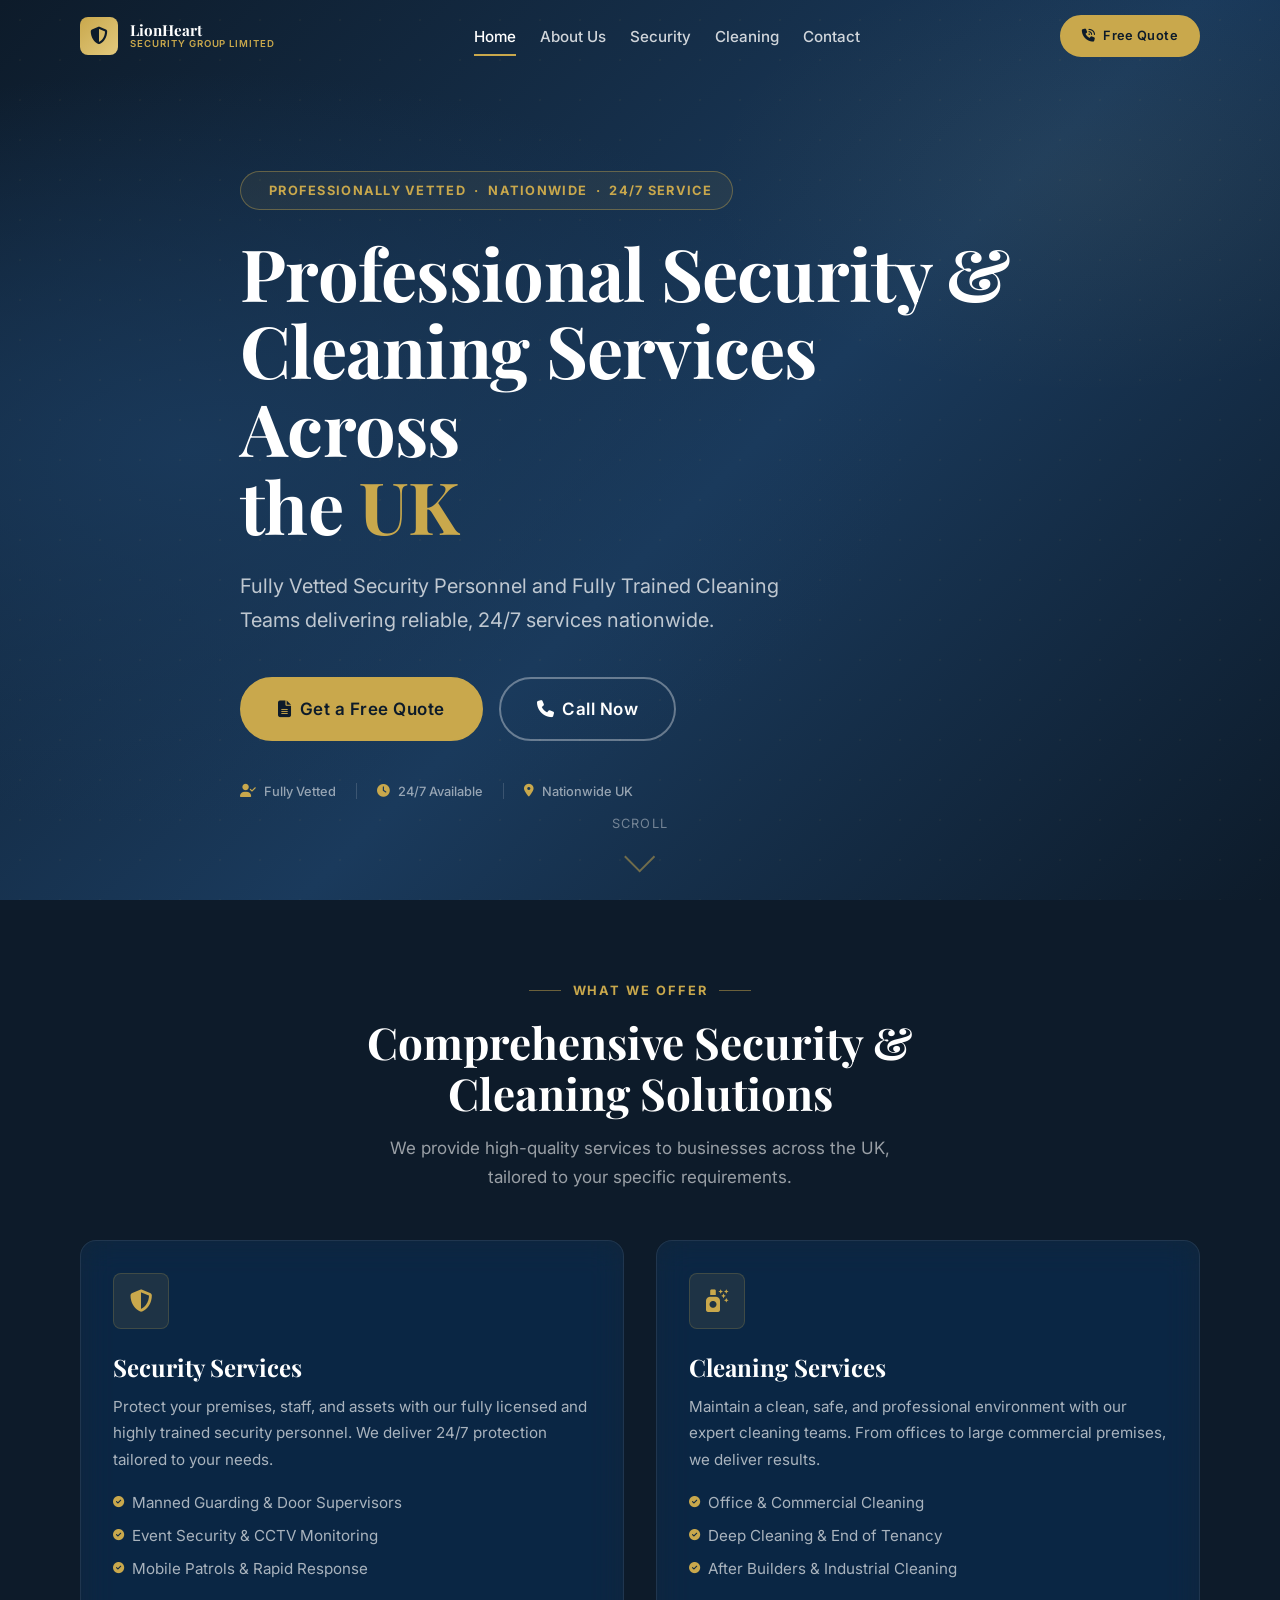
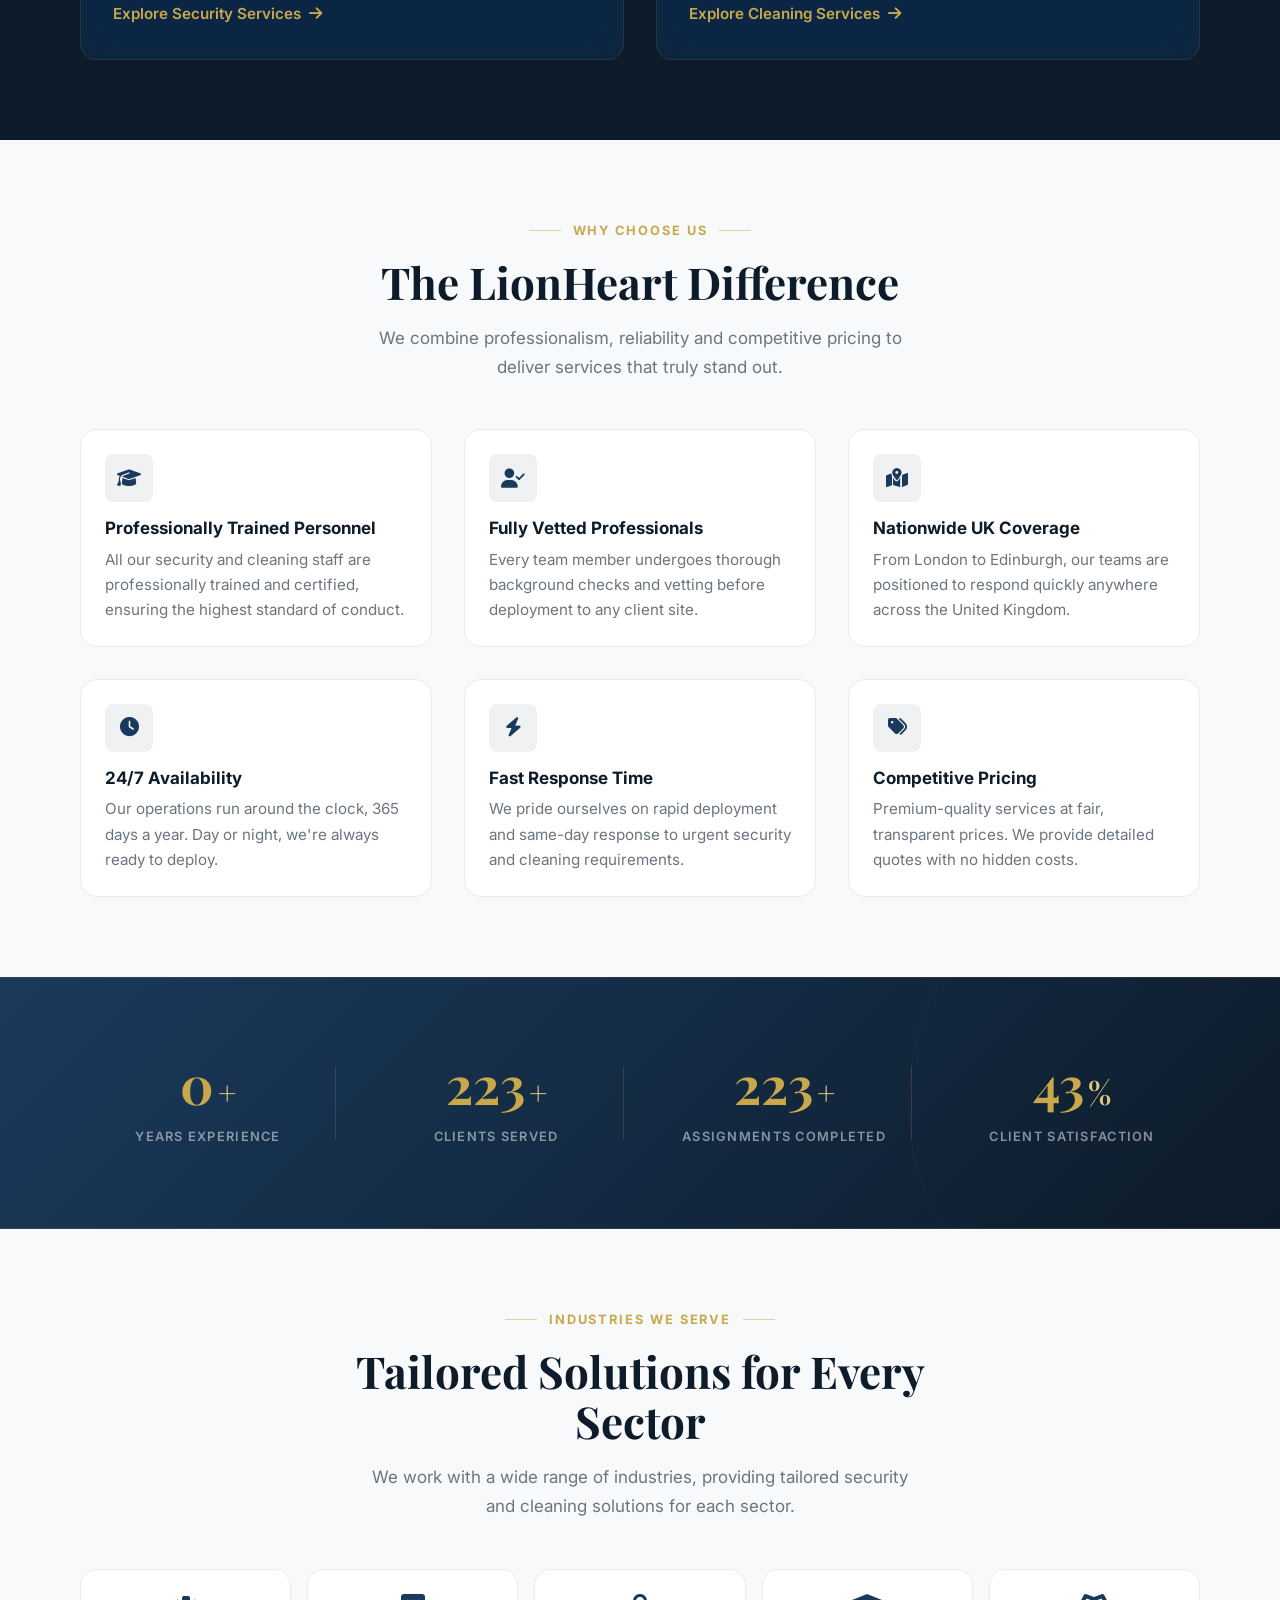
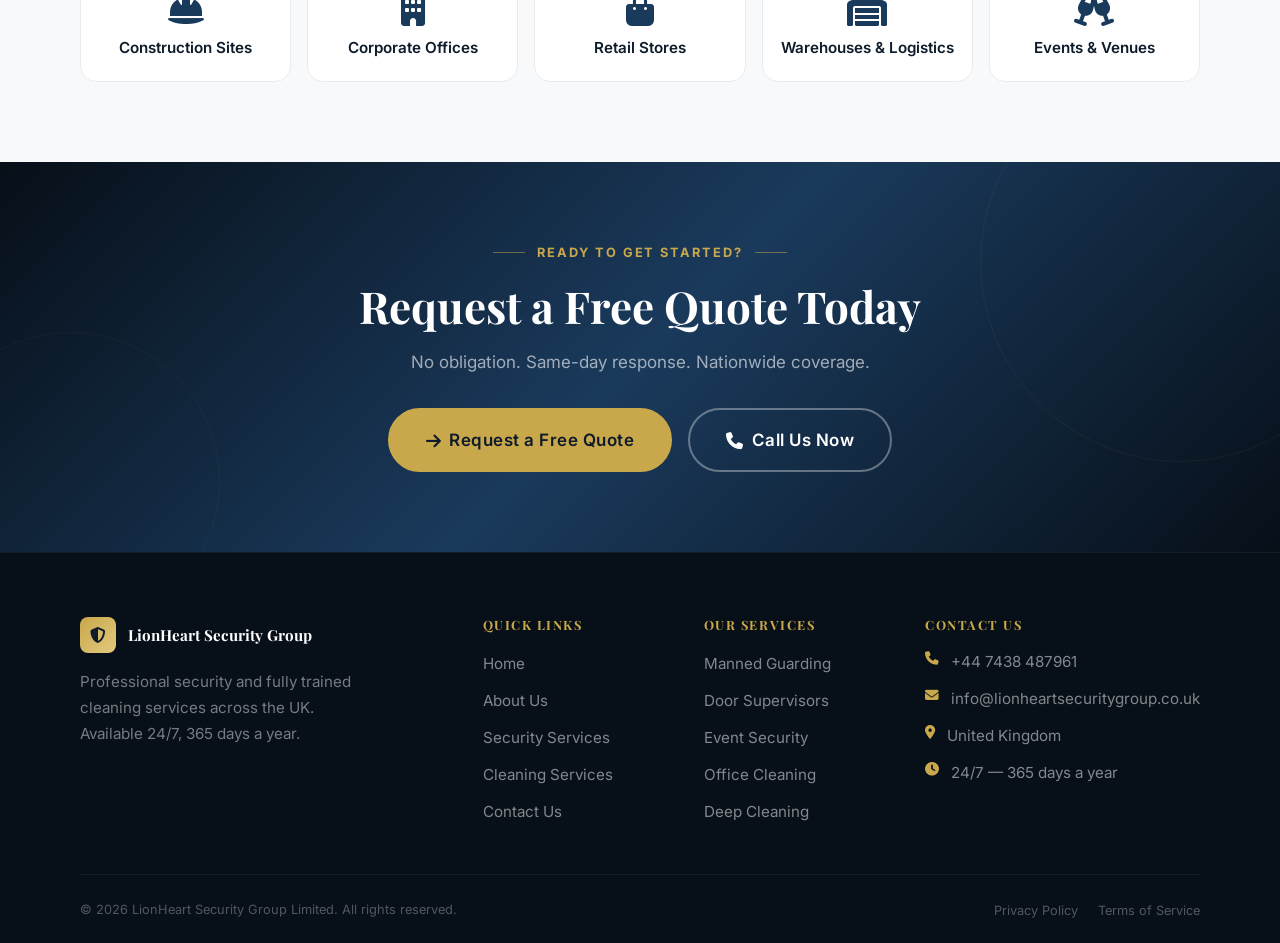
<file: index.html>
<!DOCTYPE html>
<html lang="en">
<head>
  <meta charset="UTF-8">
  <meta name="viewport" content="width=device-width, initial-scale=1.0">
  <meta name="description" content="LionHeart Security Group Limited — Fully Vetted Security Personnel and Fully Trained Cleaning Teams delivering reliable 24/7 services nationwide across the UK.">
  <title>LionHeart Security Group Limited | Professional Security & Cleaning Services UK</title>
  <link rel="preconnect" href="https://fonts.googleapis.com">
  <link rel="preconnect" href="https://fonts.gstatic.com" crossorigin>
  <link href="https://fonts.googleapis.com/css2?family=Inter:wght@300;400;500;600;700&family=Playfair+Display:wght@400;600;700&display=swap" rel="stylesheet">
  <link rel="stylesheet" href="https://cdnjs.cloudflare.com/ajax/libs/font-awesome/6.5.0/css/all.min.css">
  <link rel="stylesheet" href="styles.css">
</head>
<body>
  <a href="#main-content" class="skip-link">Skip to main content</a>

  <!-- Navigation -->
  <nav class="nav" role="navigation" aria-label="Main navigation">
    <div class="nav__inner container">
      <a href="index.html" class="nav__logo" aria-label="LionHeart Security Group Limited — Home">
        <div class="nav__logo-icon"><i class="fa-solid fa-shield-halved" aria-hidden="true"></i></div>
        <div class="nav__logo-text">
          <span class="nav__logo-name">LionHeart</span>
          <span class="nav__logo-tag">Security Group Limited</span>
        </div>
      </a>
      <ul class="nav__links" role="list">
        <li><a href="index.html"    class="nav__link">Home</a></li>
        <li><a href="about.html"    class="nav__link">About Us</a></li>
        <li><a href="security.html" class="nav__link">Security</a></li>
        <li><a href="cleaning.html" class="nav__link">Cleaning</a></li>
        <li><a href="contact.html"  class="nav__link">Contact</a></li>
      </ul>
      <a href="contact.html" class="btn btn--primary btn--sm nav__cta">
        <i class="fa-solid fa-phone-volume" aria-hidden="true"></i> Free Quote
      </a>
      <button class="nav__hamburger" data-hamburger aria-label="Toggle navigation menu" aria-expanded="false" aria-controls="mobile-menu">
        <span class="nav__hamburger-line"></span>
        <span class="nav__hamburger-line"></span>
        <span class="nav__hamburger-line"></span>
      </button>
    </div>
    <!-- Mobile Menu -->
    <div class="nav__mobile" id="mobile-menu" role="dialog" aria-label="Navigation menu" aria-modal="true">
      <div class="nav__mobile-overlay"></div>
      <div class="nav__mobile-panel">
        <ul class="nav__mobile-links" role="list">
          <li><a href="index.html"    class="nav__mobile-link">Home</a></li>
          <li><a href="about.html"    class="nav__mobile-link">About Us</a></li>
          <li><a href="security.html" class="nav__mobile-link">Security Services</a></li>
          <li><a href="cleaning.html" class="nav__mobile-link">Cleaning Services</a></li>
          <li><a href="contact.html"  class="nav__mobile-link">Contact</a></li>
        </ul>
        <a href="contact.html" class="btn btn--primary btn--lg" style="margin-top:1.5rem;text-align:center">Get a Free Quote</a>
        <div class="nav__mobile-contact">
          <a href="tel:+447438487961"><i class="fa-solid fa-phone" aria-hidden="true"></i> +44 7438 487961</a>
          <a href="mailto:info@lionheartsecuritygroup.co.uk"><i class="fa-solid fa-envelope" aria-hidden="true"></i> info@lionheartsecuritygroup.co.uk</a>
        </div>
      </div>
    </div>
  </nav>

  <main id="main-content">

    <!-- Hero -->
    <section class="hero" id="home" aria-label="Hero">
      <div class="hero__bg" aria-hidden="true"></div>
      <div class="container">
        <div class="hero__content">
          <div class="hero__badge">
            <i class="fa-solid fa-shield-check" aria-hidden="true"></i>
            Professionally Vetted &nbsp;·&nbsp; Nationwide &nbsp;·&nbsp; 24/7 Service
          </div>
          <h1 class="hero__title">
            Professional Security &amp;<br>
            Cleaning Services Across<br>
            the <span class="highlight">UK</span>
          </h1>
          <p class="hero__sub">
            Fully Vetted Security Personnel and Fully Trained Cleaning Teams delivering reliable, 24/7 services nationwide.
          </p>
          <div class="hero__actions">
            <a href="contact.html" class="btn btn--primary btn--lg">
              <i class="fa-solid fa-file-lines" aria-hidden="true"></i> Get a Free Quote
            </a>
            <a href="tel:+447438487961" class="btn btn--outline btn--lg">
              <i class="fa-solid fa-phone" aria-hidden="true"></i> Call Now
            </a>
          </div>
          <div class="hero__trust-bar">
            <div class="trust-badge">
              <i class="fa-solid fa-user-check" aria-hidden="true"></i> Fully Vetted
            </div>
            <div class="trust-divider" aria-hidden="true"></div>
            <div class="trust-badge">
              <i class="fa-solid fa-clock" aria-hidden="true"></i> 24/7 Available
            </div>
            <div class="trust-divider" aria-hidden="true"></div>
            <div class="trust-badge">
              <i class="fa-solid fa-location-dot" aria-hidden="true"></i> Nationwide UK
            </div>
          </div>
        </div>
      </div>
      <div class="hero__scroll" aria-hidden="true">
        <span>Scroll</span>
        <div class="hero__scroll-arrow"></div>
      </div>
    </section>

    <!-- Services Overview -->
    <section class="section section--dark" id="services">
      <div class="container">
        <div class="section__header" data-reveal>
          <p class="section__eyebrow">
            <span class="section__eyebrow-line" aria-hidden="true"></span>
            What We Offer
            <span class="section__eyebrow-line" aria-hidden="true"></span>
          </p>
          <h2 class="section__title">Comprehensive Security &amp; Cleaning Solutions</h2>
          <p class="section__sub">We provide high-quality services to businesses across the UK, tailored to your specific requirements.</p>
        </div>
        <div class="grid-2">
          <article class="card" data-reveal data-reveal-delay="100">
            <div class="card__icon"><i class="fa-solid fa-shield-halved" aria-hidden="true"></i></div>
            <h3 class="card__title">Security Services</h3>
            <p class="card__body">Protect your premises, staff, and assets with our fully licensed and highly trained security personnel. We deliver 24/7 protection tailored to your needs.</p>
            <ul class="card__list">
              <li><i class="fa-solid fa-circle-check" aria-hidden="true"></i> Manned Guarding &amp; Door Supervisors</li>
              <li><i class="fa-solid fa-circle-check" aria-hidden="true"></i> Event Security &amp; CCTV Monitoring</li>
              <li><i class="fa-solid fa-circle-check" aria-hidden="true"></i> Mobile Patrols &amp; Rapid Response</li>
            </ul>
            <a href="security.html" class="card__link">
              Explore Security Services <i class="fa-solid fa-arrow-right" aria-hidden="true"></i>
            </a>
          </article>
          <article class="card" data-reveal data-reveal-delay="200">
            <div class="card__icon"><i class="fa-solid fa-spray-can-sparkles" aria-hidden="true"></i></div>
            <h3 class="card__title">Cleaning Services</h3>
            <p class="card__body">Maintain a clean, safe, and professional environment with our expert cleaning teams. From offices to large commercial premises, we deliver results.</p>
            <ul class="card__list">
              <li><i class="fa-solid fa-circle-check" aria-hidden="true"></i> Office &amp; Commercial Cleaning</li>
              <li><i class="fa-solid fa-circle-check" aria-hidden="true"></i> Deep Cleaning &amp; End of Tenancy</li>
              <li><i class="fa-solid fa-circle-check" aria-hidden="true"></i> After Builders &amp; Industrial Cleaning</li>
            </ul>
            <a href="cleaning.html" class="card__link">
              Explore Cleaning Services <i class="fa-solid fa-arrow-right" aria-hidden="true"></i>
            </a>
          </article>
        </div>
      </div>
    </section>

    <!-- Why Choose Us -->
    <section class="section section--light" id="why-us">
      <div class="container">
        <div class="section__header" data-reveal>
          <p class="section__eyebrow">
            <span class="section__eyebrow-line" aria-hidden="true"></span>
            Why Choose Us
            <span class="section__eyebrow-line" aria-hidden="true"></span>
          </p>
          <h2 class="section__title">The LionHeart Difference</h2>
          <p class="section__sub">We combine professionalism, reliability and competitive pricing to deliver services that truly stand out.</p>
        </div>
        <div class="grid-3">
          <div class="feature-item feature-item--light" data-reveal data-reveal-delay="0">
            <div class="feature-item__icon"><i class="fa-solid fa-graduation-cap" aria-hidden="true"></i></div>
            <h3 class="feature-item__title">Professionally Trained Personnel</h3>
            <p class="feature-item__body">All our security and cleaning staff are professionally trained and certified, ensuring the highest standard of conduct.</p>
          </div>
          <div class="feature-item feature-item--light" data-reveal data-reveal-delay="100">
            <div class="feature-item__icon"><i class="fa-solid fa-user-check" aria-hidden="true"></i></div>
            <h3 class="feature-item__title">Fully Vetted Professionals</h3>
            <p class="feature-item__body">Every team member undergoes thorough background checks and vetting before deployment to any client site.</p>
          </div>
          <div class="feature-item feature-item--light" data-reveal data-reveal-delay="200">
            <div class="feature-item__icon"><i class="fa-solid fa-map-location-dot" aria-hidden="true"></i></div>
            <h3 class="feature-item__title">Nationwide UK Coverage</h3>
            <p class="feature-item__body">From London to Edinburgh, our teams are positioned to respond quickly anywhere across the United Kingdom.</p>
          </div>
          <div class="feature-item feature-item--light" data-reveal data-reveal-delay="0">
            <div class="feature-item__icon"><i class="fa-solid fa-clock" aria-hidden="true"></i></div>
            <h3 class="feature-item__title">24/7 Availability</h3>
            <p class="feature-item__body">Our operations run around the clock, 365 days a year. Day or night, we're always ready to deploy.</p>
          </div>
          <div class="feature-item feature-item--light" data-reveal data-reveal-delay="100">
            <div class="feature-item__icon"><i class="fa-solid fa-bolt" aria-hidden="true"></i></div>
            <h3 class="feature-item__title">Fast Response Time</h3>
            <p class="feature-item__body">We pride ourselves on rapid deployment and same-day response to urgent security and cleaning requirements.</p>
          </div>
          <div class="feature-item feature-item--light" data-reveal data-reveal-delay="200">
            <div class="feature-item__icon"><i class="fa-solid fa-tags" aria-hidden="true"></i></div>
            <h3 class="feature-item__title">Competitive Pricing</h3>
            <p class="feature-item__body">Premium-quality services at fair, transparent prices. We provide detailed quotes with no hidden costs.</p>
          </div>
        </div>
      </div>
    </section>

    <!-- Stats -->
    <div class="stats" id="stats" aria-label="Company statistics">
      <div class="container">
        <div class="stats__grid">
          <div class="stats__item" data-reveal data-reveal-delay="0">
            <div class="stats__value">
              <span class="stats__number" data-counter="2" aria-label="2">0</span>
              <span class="stats__suffix">+</span>
            </div>
            <div class="stats__label">Years Experience</div>
          </div>
          <div class="stats__item" data-reveal data-reveal-delay="100">
            <div class="stats__value">
              <span class="stats__number" data-counter="500" aria-label="500">0</span>
              <span class="stats__suffix">+</span>
            </div>
            <div class="stats__label">Clients Served</div>
          </div>
          <div class="stats__item" data-reveal data-reveal-delay="200">
            <div class="stats__value">
              <span class="stats__number" data-counter="500" aria-label="500">0</span>
              <span class="stats__suffix">+</span>
            </div>
            <div class="stats__label">Assignments Completed</div>
          </div>
          <div class="stats__item" data-reveal data-reveal-delay="300">
            <div class="stats__value">
              <span class="stats__number" data-counter="98" aria-label="98">0</span>
              <span class="stats__suffix">%</span>
            </div>
            <div class="stats__label">Client Satisfaction</div>
          </div>
        </div>
      </div>
    </div>

    <!-- Industries -->
    <section class="section section--light" id="industries">
      <div class="container">
        <div class="section__header" data-reveal>
          <p class="section__eyebrow">
            <span class="section__eyebrow-line" aria-hidden="true"></span>
            Industries We Serve
            <span class="section__eyebrow-line" aria-hidden="true"></span>
          </p>
          <h2 class="section__title">Tailored Solutions for Every Sector</h2>
          <p class="section__sub">We work with a wide range of industries, providing tailored security and cleaning solutions for each sector.</p>
        </div>
        <div class="industries-grid">
          <div class="industry-card" data-reveal data-reveal-delay="0">
            <i class="fa-solid fa-helmet-safety industry-card__icon" aria-hidden="true"></i>
            <div class="industry-card__name">Construction Sites</div>
          </div>
          <div class="industry-card" data-reveal data-reveal-delay="80">
            <i class="fa-solid fa-building industry-card__icon" aria-hidden="true"></i>
            <div class="industry-card__name">Corporate Offices</div>
          </div>
          <div class="industry-card" data-reveal data-reveal-delay="160">
            <i class="fa-solid fa-bag-shopping industry-card__icon" aria-hidden="true"></i>
            <div class="industry-card__name">Retail Stores</div>
          </div>
          <div class="industry-card" data-reveal data-reveal-delay="240">
            <i class="fa-solid fa-warehouse industry-card__icon" aria-hidden="true"></i>
            <div class="industry-card__name">Warehouses &amp; Logistics</div>
          </div>
          <div class="industry-card" data-reveal data-reveal-delay="320">
            <i class="fa-solid fa-champagne-glasses industry-card__icon" aria-hidden="true"></i>
            <div class="industry-card__name">Events &amp; Venues</div>
          </div>
        </div>
      </div>
    </section>

    <!-- CTA Banner -->
    <section class="cta-banner" id="cta" aria-label="Call to action">
      <div class="cta-banner__inner">
        <div data-reveal="fade">
          <p class="section__eyebrow" style="justify-content:center;margin-bottom:1rem;">
            <span class="section__eyebrow-line" aria-hidden="true"></span>
            Ready to Get Started?
            <span class="section__eyebrow-line" aria-hidden="true"></span>
          </p>
          <h2 class="cta-banner__title">Request a Free Quote Today</h2>
          <p class="cta-banner__sub">No obligation. Same-day response. Nationwide coverage.</p>
          <div class="cta-banner__actions">
            <a href="contact.html" class="btn btn--primary btn--lg">
              <i class="fa-solid fa-arrow-right" aria-hidden="true"></i> Request a Free Quote
            </a>
            <a href="tel:+447438487961" class="btn btn--outline btn--lg">
              <i class="fa-solid fa-phone" aria-hidden="true"></i> Call Us Now
            </a>
          </div>
        </div>
      </div>
    </section>

  </main>

  <!-- Footer -->
  <footer class="footer" role="contentinfo">
    <div class="container">
      <div class="footer__grid">
        <div>
          <div class="footer__logo">
            <div class="footer__logo-icon"><i class="fa-solid fa-shield-halved" aria-hidden="true"></i></div>
            <span class="footer__logo-name">LionHeart Security Group</span>
          </div>
          <p class="footer__desc">Professional security and fully trained cleaning services across the UK. Available 24/7, 365 days a year.</p>
        </div>
        <div>
          <h3 class="footer__col-title">Quick Links</h3>
          <ul class="footer__links" role="list">
            <li><a href="index.html">Home</a></li>
            <li><a href="about.html">About Us</a></li>
            <li><a href="security.html">Security Services</a></li>
            <li><a href="cleaning.html">Cleaning Services</a></li>
            <li><a href="contact.html">Contact Us</a></li>
          </ul>
        </div>
        <div>
          <h3 class="footer__col-title">Our Services</h3>
          <ul class="footer__links" role="list">
            <li><a href="security.html">Manned Guarding</a></li>
            <li><a href="security.html">Door Supervisors</a></li>
            <li><a href="security.html">Event Security</a></li>
            <li><a href="cleaning.html">Office Cleaning</a></li>
            <li><a href="cleaning.html">Deep Cleaning</a></li>
          </ul>
        </div>
        <div>
          <h3 class="footer__col-title">Contact Us</h3>
          <ul class="footer__contact" role="list">
            <li class="footer__contact-item">
              <i class="fa-solid fa-phone" aria-hidden="true"></i>
              <a href="tel:+447438487961">+44 7438 487961</a>
            </li>
            <li class="footer__contact-item">
              <i class="fa-solid fa-envelope" aria-hidden="true"></i>
              <a href="mailto:info@lionheartsecuritygroup.co.uk">info@lionheartsecuritygroup.co.uk</a>
            </li>
            <li class="footer__contact-item">
              <i class="fa-solid fa-location-dot" aria-hidden="true"></i>
              <span>United Kingdom</span>
            </li>
            <li class="footer__contact-item">
              <i class="fa-solid fa-clock" aria-hidden="true"></i>
              <span>24/7 — 365 days a year</span>
            </li>
          </ul>
        </div>
      </div>
      <div class="footer__bottom">
        <p class="footer__copyright">&copy; 2026 LionHeart Security Group Limited. All rights reserved.</p>
        <ul class="footer__legal" role="list">
          <li><a href="#">Privacy Policy</a></li>
          <li><a href="#">Terms of Service</a></li>
        </ul>
      </div>
    </div>
  </footer>

  <script src="script.js"></script>
</body>
</html>
</file>
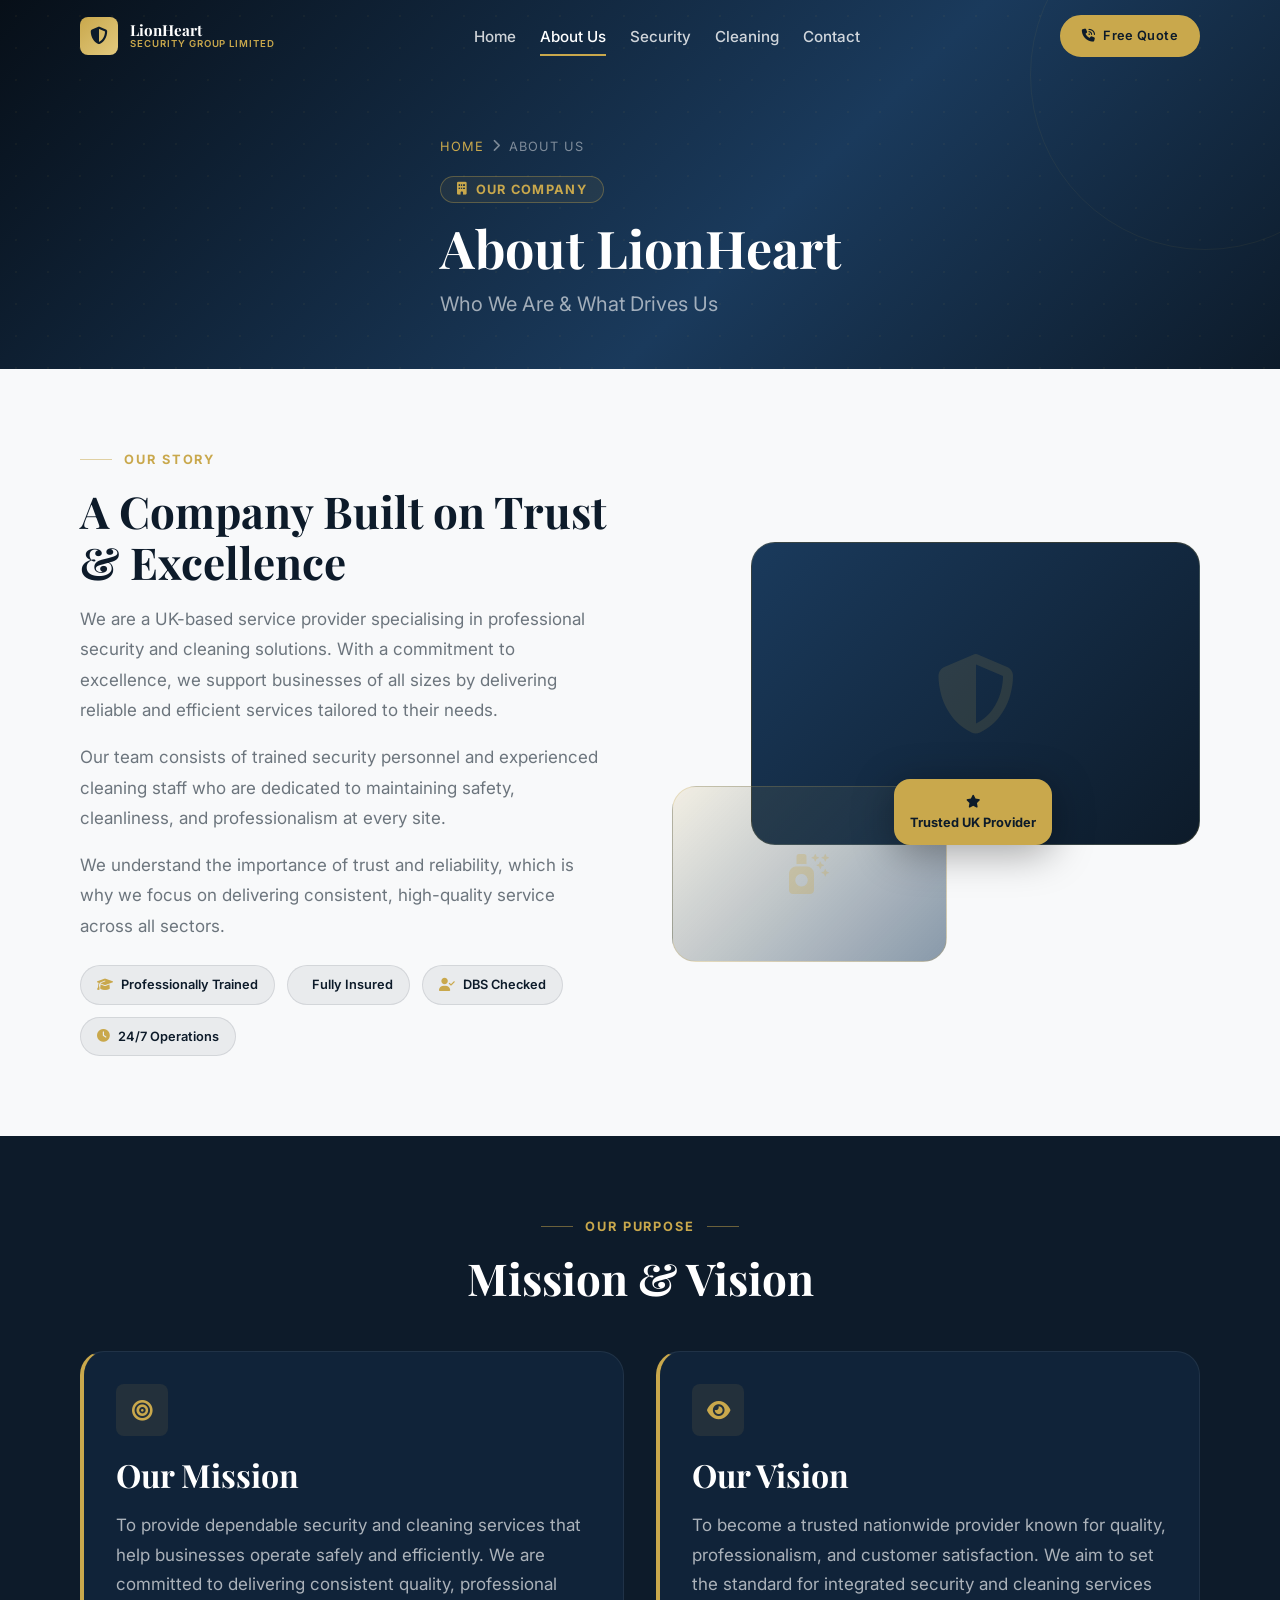
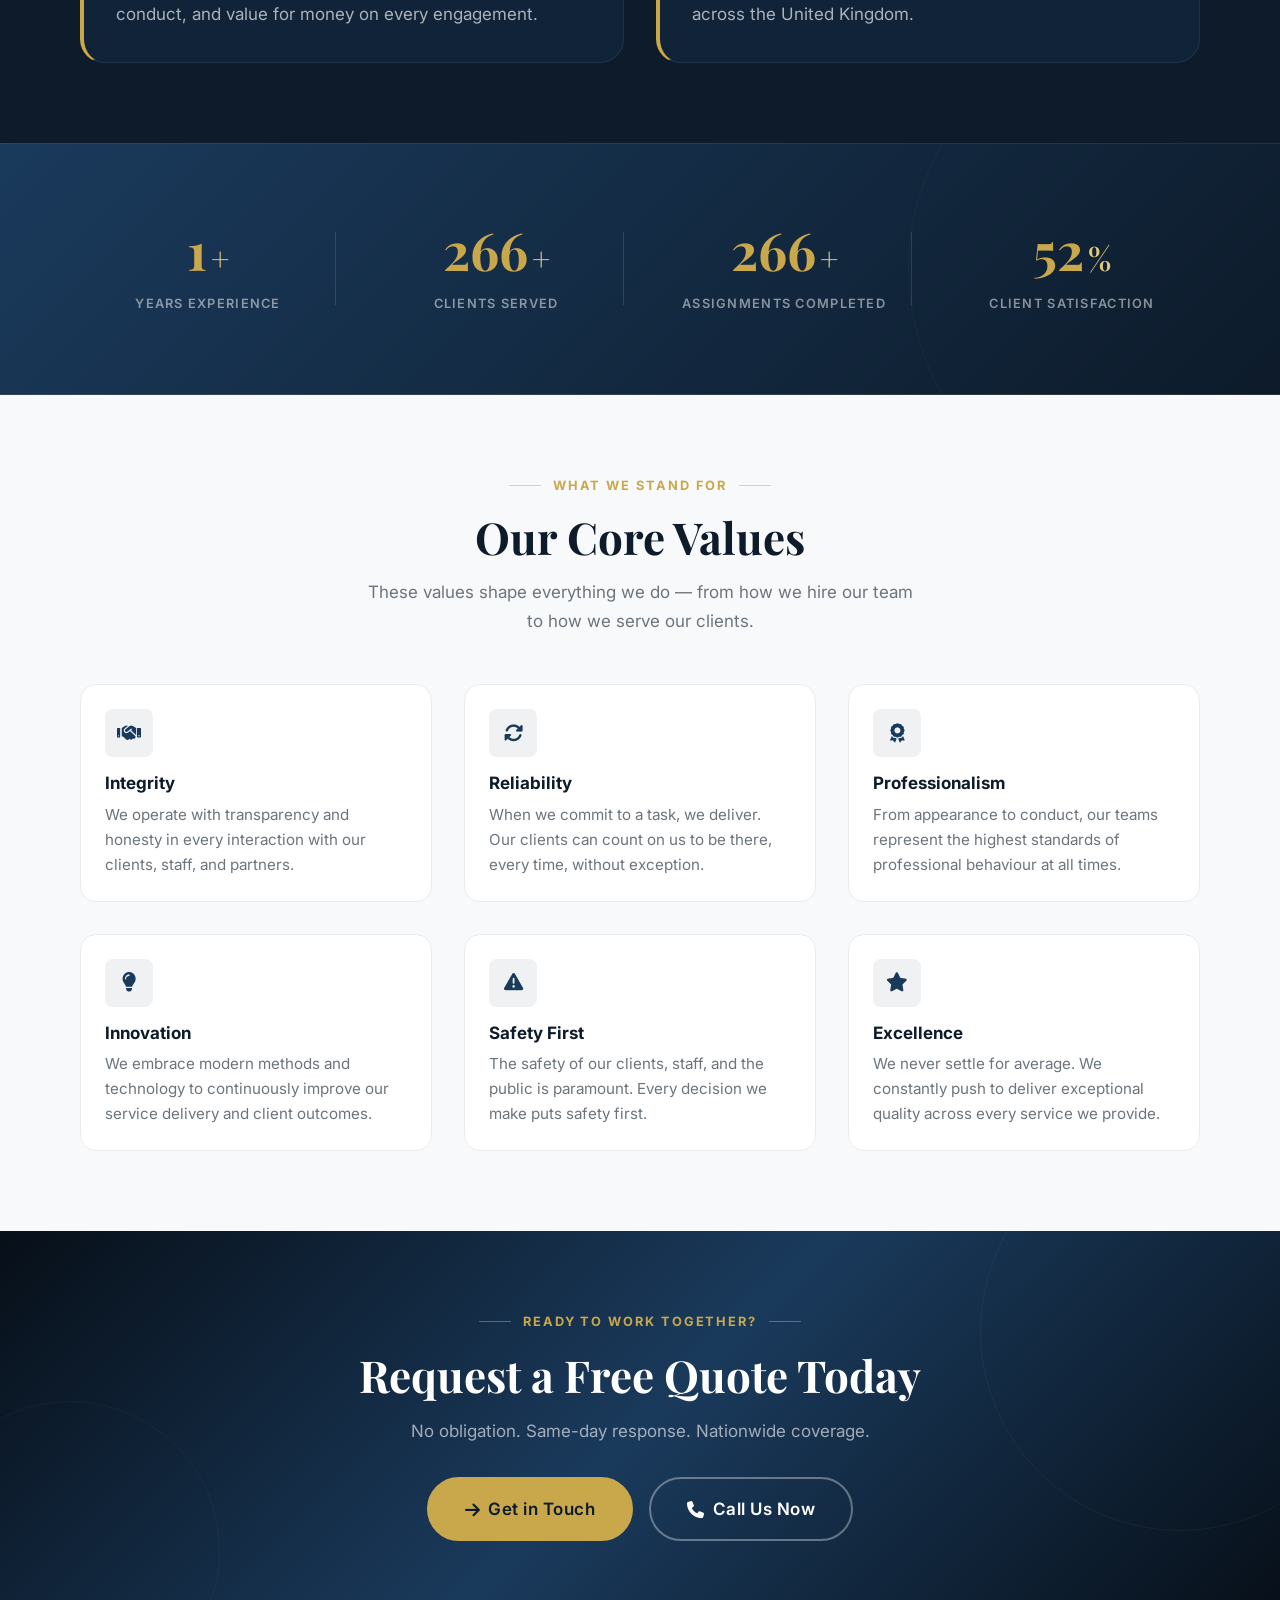
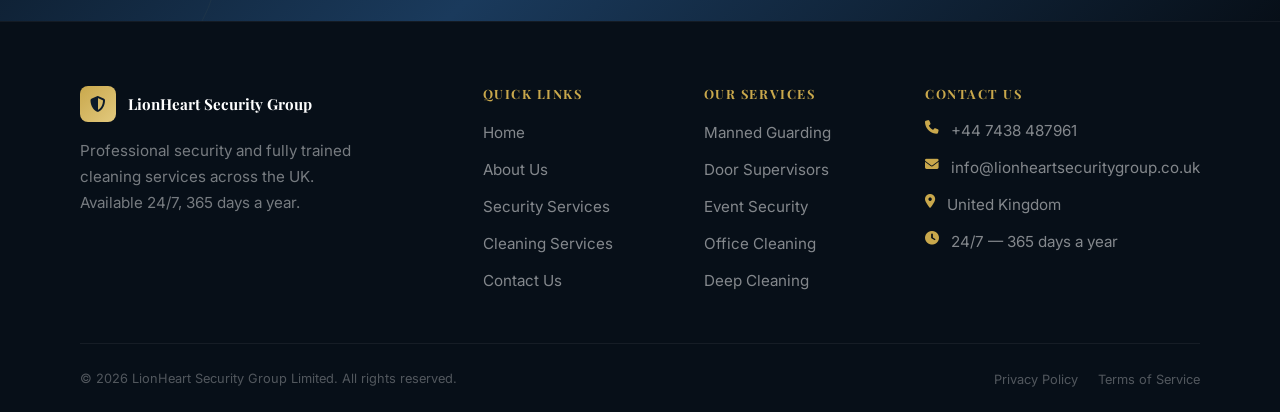
<file: about.html>
<!DOCTYPE html>
<html lang="en">
<head>
  <meta charset="UTF-8">
  <meta name="viewport" content="width=device-width, initial-scale=1.0">
  <meta name="description" content="About LionHeart Security Group Limited — UK-based security and cleaning services provider committed to excellence, reliability and professionalism.">
  <title>About Us | LionHeart Security Group Limited</title>
  <link rel="preconnect" href="https://fonts.googleapis.com">
  <link rel="preconnect" href="https://fonts.gstatic.com" crossorigin>
  <link href="https://fonts.googleapis.com/css2?family=Inter:wght@300;400;500;600;700&family=Playfair+Display:wght@400;600;700&display=swap" rel="stylesheet">
  <link rel="stylesheet" href="https://cdnjs.cloudflare.com/ajax/libs/font-awesome/6.5.0/css/all.min.css">
  <link rel="stylesheet" href="styles.css">
</head>
<body>
  <a href="#main-content" class="skip-link">Skip to main content</a>

  <!-- Navigation -->
  <nav class="nav" role="navigation" aria-label="Main navigation">
    <div class="nav__inner container">
      <a href="index.html" class="nav__logo" aria-label="LionHeart Security Group Limited — Home">
        <div class="nav__logo-icon"><i class="fa-solid fa-shield-halved" aria-hidden="true"></i></div>
        <div class="nav__logo-text">
          <span class="nav__logo-name">LionHeart</span>
          <span class="nav__logo-tag">Security Group Limited</span>
        </div>
      </a>
      <ul class="nav__links" role="list">
        <li><a href="index.html"    class="nav__link">Home</a></li>
        <li><a href="about.html"    class="nav__link">About Us</a></li>
        <li><a href="security.html" class="nav__link">Security</a></li>
        <li><a href="cleaning.html" class="nav__link">Cleaning</a></li>
        <li><a href="contact.html"  class="nav__link">Contact</a></li>
      </ul>
      <a href="contact.html" class="btn btn--primary btn--sm nav__cta">
        <i class="fa-solid fa-phone-volume" aria-hidden="true"></i> Free Quote
      </a>
      <button class="nav__hamburger" data-hamburger aria-label="Toggle navigation menu" aria-expanded="false" aria-controls="mobile-menu">
        <span class="nav__hamburger-line"></span>
        <span class="nav__hamburger-line"></span>
        <span class="nav__hamburger-line"></span>
      </button>
    </div>
    <div class="nav__mobile" id="mobile-menu" role="dialog" aria-label="Navigation menu" aria-modal="true">
      <div class="nav__mobile-overlay"></div>
      <div class="nav__mobile-panel">
        <ul class="nav__mobile-links" role="list">
          <li><a href="index.html"    class="nav__mobile-link">Home</a></li>
          <li><a href="about.html"    class="nav__mobile-link">About Us</a></li>
          <li><a href="security.html" class="nav__mobile-link">Security Services</a></li>
          <li><a href="cleaning.html" class="nav__mobile-link">Cleaning Services</a></li>
          <li><a href="contact.html"  class="nav__mobile-link">Contact</a></li>
        </ul>
        <a href="contact.html" class="btn btn--primary btn--lg" style="margin-top:1.5rem;text-align:center">Get a Free Quote</a>
        <div class="nav__mobile-contact">
          <a href="tel:+447438487961"><i class="fa-solid fa-phone" aria-hidden="true"></i> +44 7438 487961</a>
          <a href="mailto:info@lionheartsecuritygroup.co.uk"><i class="fa-solid fa-envelope" aria-hidden="true"></i> info@lionheartsecuritygroup.co.uk</a>
        </div>
      </div>
    </div>
  </nav>

  <main id="main-content">

    <!-- Page Hero -->
    <section class="page-hero" aria-label="About Us page header">
      <div class="container page-hero__inner">
        <nav class="page-hero__breadcrumb" aria-label="Breadcrumb">
          <a href="index.html">Home</a>
          <i class="fa-solid fa-chevron-right" aria-hidden="true"></i>
          <span>About Us</span>
        </nav>
        <div class="page-hero__badge"><i class="fa-solid fa-building" aria-hidden="true"></i> Our Company</div>
        <h1 class="page-hero__title">About LionHeart</h1>
        <p class="page-hero__sub">Who We Are &amp; What Drives Us</p>
      </div>
    </section>

    <!-- Our Story -->
    <section class="section section--light" id="our-story">
      <div class="container">
        <div class="grid-2" style="align-items:center;gap:4rem;">
          <div data-reveal="left">
            <p class="section__eyebrow" style="justify-content:flex-start;margin-bottom:1rem;">
              <span class="section__eyebrow-line" aria-hidden="true"></span>
              Our Story
            </p>
            <h2 class="section__title" style="text-align:left;max-width:none;">A Company Built on Trust &amp; Excellence</h2>
            <p style="font-size:var(--text-base);color:var(--color-muted);line-height:1.8;margin-bottom:1rem;">
              We are a UK-based service provider specialising in professional security and cleaning solutions. With a commitment to excellence, we support businesses of all sizes by delivering reliable and efficient services tailored to their needs.
            </p>
            <p style="font-size:var(--text-base);color:var(--color-muted);line-height:1.8;margin-bottom:1rem;">
              Our team consists of trained security personnel and experienced cleaning staff who are dedicated to maintaining safety, cleanliness, and professionalism at every site.
            </p>
            <p style="font-size:var(--text-base);color:var(--color-muted);line-height:1.8;margin-bottom:1.5rem;">
              We understand the importance of trust and reliability, which is why we focus on delivering consistent, high-quality service across all sectors.
            </p>
            <div class="about__credentials">
              <div class="about__cred-badge"><i class="fa-solid fa-graduation-cap" aria-hidden="true"></i> Professionally Trained</div>
              <div class="about__cred-badge"><i class="fa-solid fa-shield-check" aria-hidden="true"></i> Fully Insured</div>
              <div class="about__cred-badge"><i class="fa-solid fa-user-check" aria-hidden="true"></i> DBS Checked</div>
              <div class="about__cred-badge"><i class="fa-solid fa-clock" aria-hidden="true"></i> 24/7 Operations</div>
            </div>
          </div>
          <div class="about__visual-col" data-reveal="right">
            <div class="about__image-main">
              <i class="fa-solid fa-shield-halved" aria-hidden="true"></i>
            </div>
            <div class="about__image-accent">
              <i class="fa-solid fa-spray-can-sparkles" aria-hidden="true"></i>
            </div>
            <div class="about__floating-badge">
              <div><i class="fa-solid fa-star" style="color:var(--color-navy)"></i></div>
              Trusted UK Provider
            </div>
          </div>
        </div>
      </div>
    </section>

    <!-- Mission & Vision -->
    <section class="section section--dark" id="mission-vision">
      <div class="container">
        <div class="section__header" data-reveal>
          <p class="section__eyebrow">
            <span class="section__eyebrow-line" aria-hidden="true"></span>
            Our Purpose
            <span class="section__eyebrow-line" aria-hidden="true"></span>
          </p>
          <h2 class="section__title">Mission &amp; Vision</h2>
        </div>
        <div class="grid-2">
          <div class="mv-card" data-reveal="left">
            <div class="mv-card__icon"><i class="fa-solid fa-bullseye" aria-hidden="true"></i></div>
            <h3 class="mv-card__title">Our Mission</h3>
            <p class="mv-card__text">To provide dependable security and cleaning services that help businesses operate safely and efficiently. We are committed to delivering consistent quality, professional conduct, and value for money on every engagement.</p>
          </div>
          <div class="mv-card" data-reveal="right">
            <div class="mv-card__icon"><i class="fa-solid fa-eye" aria-hidden="true"></i></div>
            <h3 class="mv-card__title">Our Vision</h3>
            <p class="mv-card__text">To become a trusted nationwide provider known for quality, professionalism, and customer satisfaction. We aim to set the standard for integrated security and cleaning services across the United Kingdom.</p>
          </div>
        </div>
      </div>
    </section>

    <!-- Stats -->
    <div class="stats" aria-label="Company statistics">
      <div class="container">
        <div class="stats__grid">
          <div class="stats__item" data-reveal data-reveal-delay="0">
            <div class="stats__value">
              <span class="stats__number" data-counter="2">0</span>
              <span class="stats__suffix">+</span>
            </div>
            <div class="stats__label">Years Experience</div>
          </div>
          <div class="stats__item" data-reveal data-reveal-delay="100">
            <div class="stats__value">
              <span class="stats__number" data-counter="500">0</span>
              <span class="stats__suffix">+</span>
            </div>
            <div class="stats__label">Clients Served</div>
          </div>
          <div class="stats__item" data-reveal data-reveal-delay="200">
            <div class="stats__value">
              <span class="stats__number" data-counter="500">0</span>
              <span class="stats__suffix">+</span>
            </div>
            <div class="stats__label">Assignments Completed</div>
          </div>
          <div class="stats__item" data-reveal data-reveal-delay="300">
            <div class="stats__value">
              <span class="stats__number" data-counter="98">0</span>
              <span class="stats__suffix">%</span>
            </div>
            <div class="stats__label">Client Satisfaction</div>
          </div>
        </div>
      </div>
    </div>

    <!-- Core Values -->
    <section class="section section--light" id="values">
      <div class="container">
        <div class="section__header" data-reveal>
          <p class="section__eyebrow">
            <span class="section__eyebrow-line" aria-hidden="true"></span>
            What We Stand For
            <span class="section__eyebrow-line" aria-hidden="true"></span>
          </p>
          <h2 class="section__title">Our Core Values</h2>
          <p class="section__sub">These values shape everything we do — from how we hire our team to how we serve our clients.</p>
        </div>
        <div class="grid-3">
          <div class="feature-item feature-item--light" data-reveal data-reveal-delay="0">
            <div class="feature-item__icon"><i class="fa-solid fa-handshake" aria-hidden="true"></i></div>
            <h3 class="feature-item__title">Integrity</h3>
            <p class="feature-item__body">We operate with transparency and honesty in every interaction with our clients, staff, and partners.</p>
          </div>
          <div class="feature-item feature-item--light" data-reveal data-reveal-delay="100">
            <div class="feature-item__icon"><i class="fa-solid fa-rotate" aria-hidden="true"></i></div>
            <h3 class="feature-item__title">Reliability</h3>
            <p class="feature-item__body">When we commit to a task, we deliver. Our clients can count on us to be there, every time, without exception.</p>
          </div>
          <div class="feature-item feature-item--light" data-reveal data-reveal-delay="200">
            <div class="feature-item__icon"><i class="fa-solid fa-award" aria-hidden="true"></i></div>
            <h3 class="feature-item__title">Professionalism</h3>
            <p class="feature-item__body">From appearance to conduct, our teams represent the highest standards of professional behaviour at all times.</p>
          </div>
          <div class="feature-item feature-item--light" data-reveal data-reveal-delay="0">
            <div class="feature-item__icon"><i class="fa-solid fa-lightbulb" aria-hidden="true"></i></div>
            <h3 class="feature-item__title">Innovation</h3>
            <p class="feature-item__body">We embrace modern methods and technology to continuously improve our service delivery and client outcomes.</p>
          </div>
          <div class="feature-item feature-item--light" data-reveal data-reveal-delay="100">
            <div class="feature-item__icon"><i class="fa-solid fa-triangle-exclamation" aria-hidden="true"></i></div>
            <h3 class="feature-item__title">Safety First</h3>
            <p class="feature-item__body">The safety of our clients, staff, and the public is paramount. Every decision we make puts safety first.</p>
          </div>
          <div class="feature-item feature-item--light" data-reveal data-reveal-delay="200">
            <div class="feature-item__icon"><i class="fa-solid fa-star" aria-hidden="true"></i></div>
            <h3 class="feature-item__title">Excellence</h3>
            <p class="feature-item__body">We never settle for average. We constantly push to deliver exceptional quality across every service we provide.</p>
          </div>
        </div>
      </div>
    </section>

    <!-- CTA Banner -->
    <section class="cta-banner" aria-label="Call to action">
      <div class="cta-banner__inner">
        <div data-reveal="fade">
          <p class="section__eyebrow" style="justify-content:center;margin-bottom:1rem;">
            <span class="section__eyebrow-line" aria-hidden="true"></span>
            Ready to Work Together?
            <span class="section__eyebrow-line" aria-hidden="true"></span>
          </p>
          <h2 class="cta-banner__title">Request a Free Quote Today</h2>
          <p class="cta-banner__sub">No obligation. Same-day response. Nationwide coverage.</p>
          <div class="cta-banner__actions">
            <a href="contact.html" class="btn btn--primary btn--lg">
              <i class="fa-solid fa-arrow-right" aria-hidden="true"></i> Get in Touch
            </a>
            <a href="tel:+447438487961" class="btn btn--outline btn--lg">
              <i class="fa-solid fa-phone" aria-hidden="true"></i> Call Us Now
            </a>
          </div>
        </div>
      </div>
    </section>

  </main>

  <!-- Footer -->
  <footer class="footer" role="contentinfo">
    <div class="container">
      <div class="footer__grid">
        <div>
          <div class="footer__logo">
            <div class="footer__logo-icon"><i class="fa-solid fa-shield-halved" aria-hidden="true"></i></div>
            <span class="footer__logo-name">LionHeart Security Group</span>
          </div>
          <p class="footer__desc">Professional security and fully trained cleaning services across the UK. Available 24/7, 365 days a year.</p>
        </div>
        <div>
          <h3 class="footer__col-title">Quick Links</h3>
          <ul class="footer__links" role="list">
            <li><a href="index.html">Home</a></li>
            <li><a href="about.html">About Us</a></li>
            <li><a href="security.html">Security Services</a></li>
            <li><a href="cleaning.html">Cleaning Services</a></li>
            <li><a href="contact.html">Contact Us</a></li>
          </ul>
        </div>
        <div>
          <h3 class="footer__col-title">Our Services</h3>
          <ul class="footer__links" role="list">
            <li><a href="security.html">Manned Guarding</a></li>
            <li><a href="security.html">Door Supervisors</a></li>
            <li><a href="security.html">Event Security</a></li>
            <li><a href="cleaning.html">Office Cleaning</a></li>
            <li><a href="cleaning.html">Deep Cleaning</a></li>
          </ul>
        </div>
        <div>
          <h3 class="footer__col-title">Contact Us</h3>
          <ul class="footer__contact" role="list">
            <li class="footer__contact-item"><i class="fa-solid fa-phone" aria-hidden="true"></i><a href="tel:+447438487961">+44 7438 487961</a></li>
            <li class="footer__contact-item"><i class="fa-solid fa-envelope" aria-hidden="true"></i><a href="mailto:info@lionheartsecuritygroup.co.uk">info@lionheartsecuritygroup.co.uk</a></li>
            <li class="footer__contact-item"><i class="fa-solid fa-location-dot" aria-hidden="true"></i><span>United Kingdom</span></li>
            <li class="footer__contact-item"><i class="fa-solid fa-clock" aria-hidden="true"></i><span>24/7 — 365 days a year</span></li>
          </ul>
        </div>
      </div>
      <div class="footer__bottom">
        <p class="footer__copyright">&copy; 2026 LionHeart Security Group Limited. All rights reserved.</p>
        <ul class="footer__legal" role="list">
          <li><a href="#">Privacy Policy</a></li>
          <li><a href="#">Terms of Service</a></li>
        </ul>
      </div>
    </div>
  </footer>

  <script src="script.js"></script>
</body>
</html>
</file>
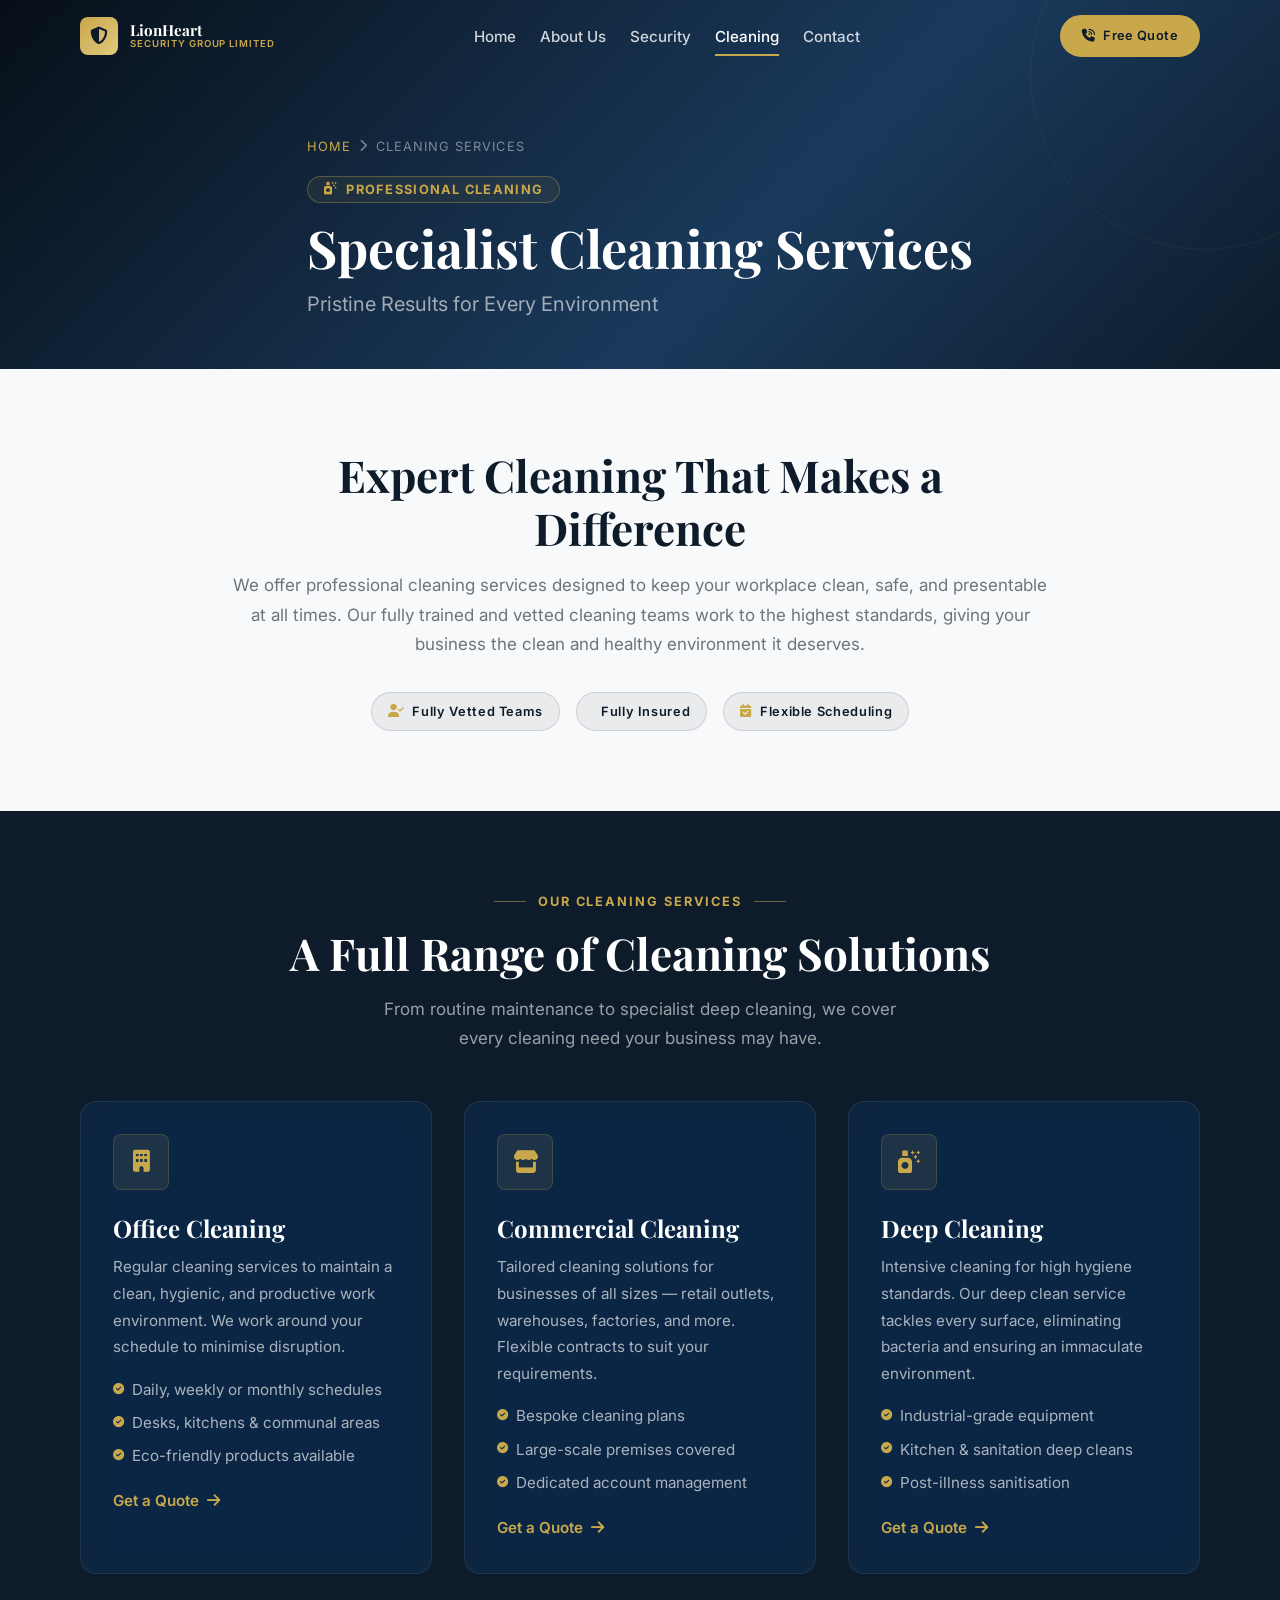
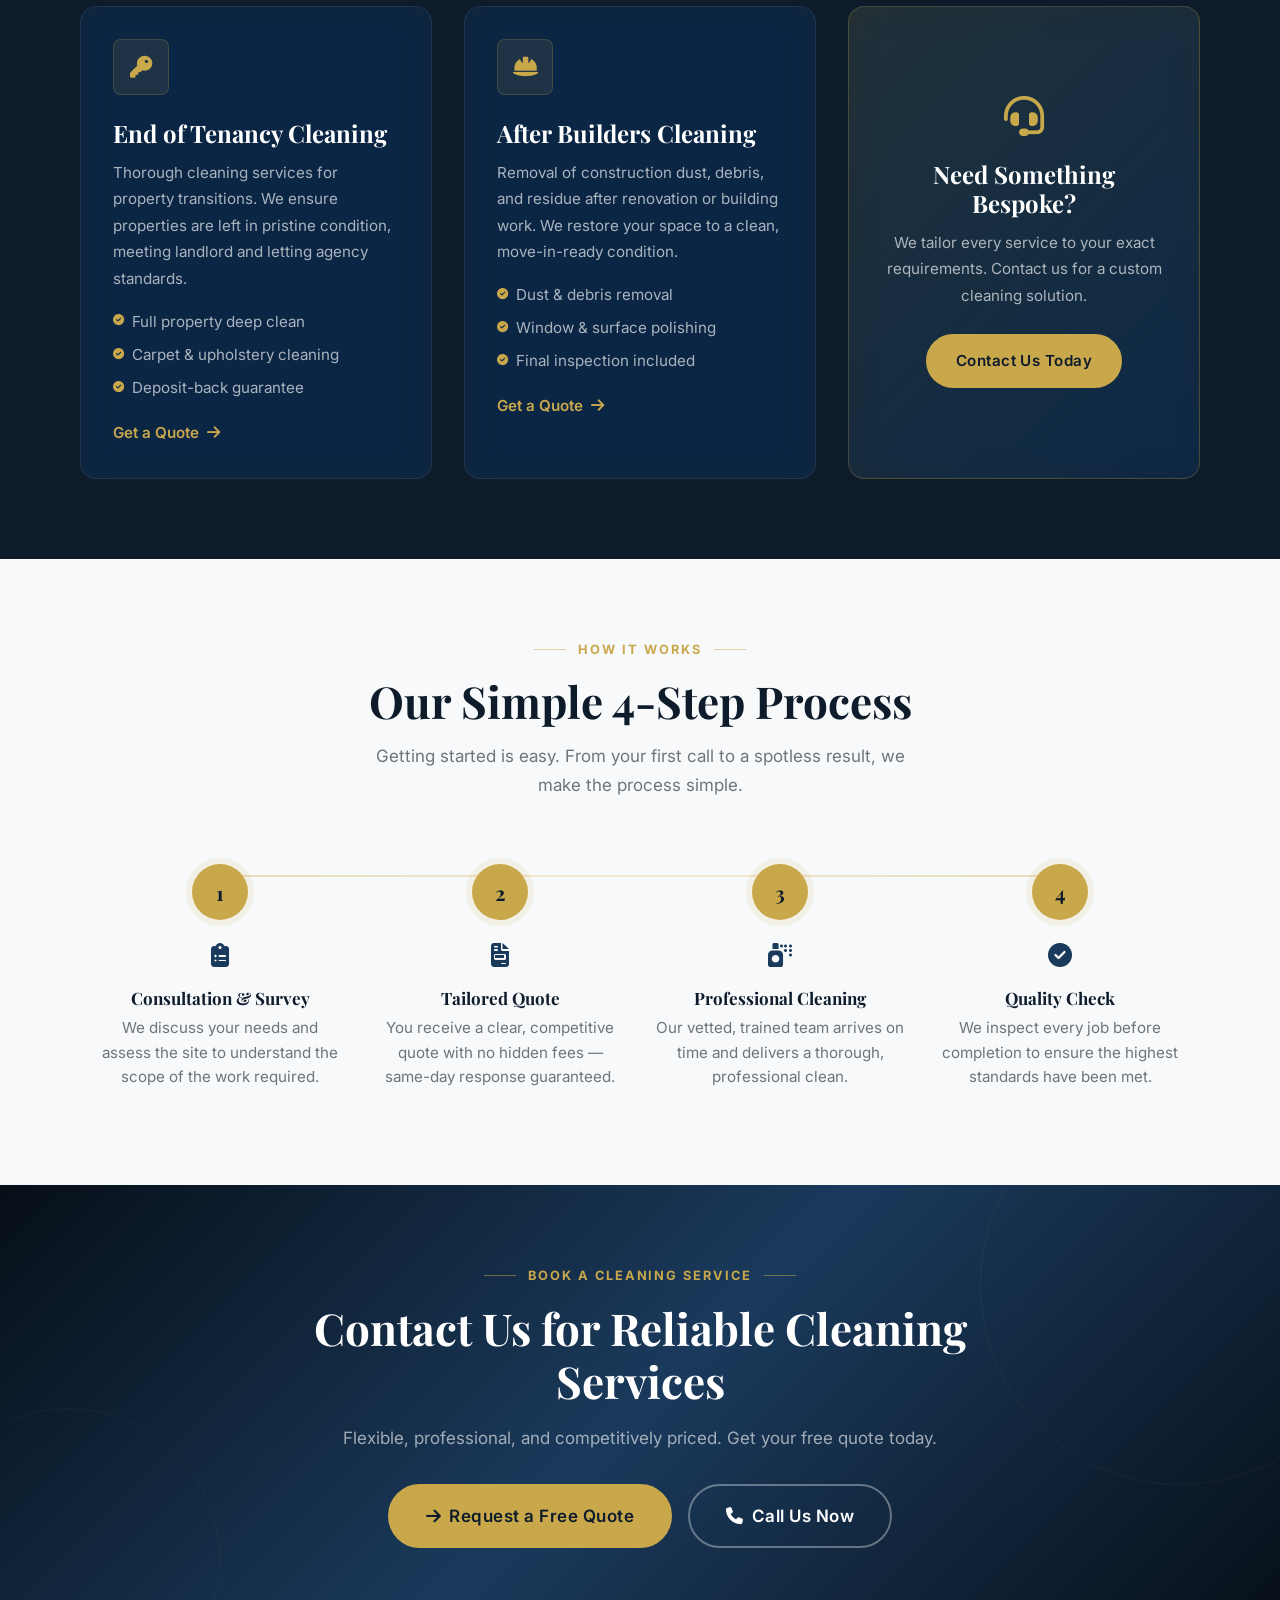
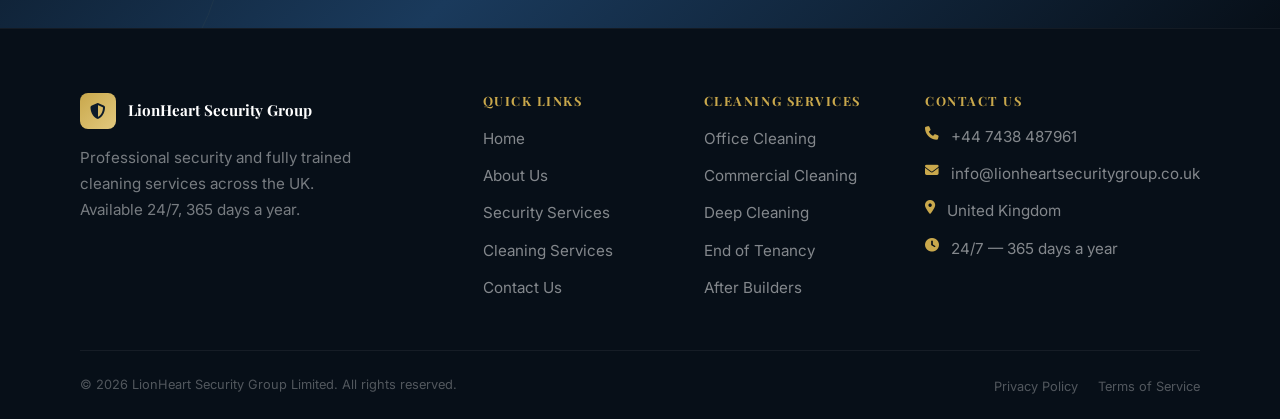
<file: cleaning.html>
<!DOCTYPE html>
<html lang="en">
<head>
  <meta charset="UTF-8">
  <meta name="viewport" content="width=device-width, initial-scale=1.0">
  <meta name="description" content="LionHeart Security Group Limited — Professional cleaning services including office cleaning, commercial cleaning, deep cleaning, end of tenancy and after builders cleaning across the UK.">
  <title>Cleaning Services | LionHeart Security Group Limited</title>
  <link rel="preconnect" href="https://fonts.googleapis.com">
  <link rel="preconnect" href="https://fonts.gstatic.com" crossorigin>
  <link href="https://fonts.googleapis.com/css2?family=Inter:wght@300;400;500;600;700&family=Playfair+Display:wght@400;600;700&display=swap" rel="stylesheet">
  <link rel="stylesheet" href="https://cdnjs.cloudflare.com/ajax/libs/font-awesome/6.5.0/css/all.min.css">
  <link rel="stylesheet" href="styles.css">
</head>
<body>
  <a href="#main-content" class="skip-link">Skip to main content</a>

  <!-- Navigation -->
  <nav class="nav" role="navigation" aria-label="Main navigation">
    <div class="nav__inner container">
      <a href="index.html" class="nav__logo" aria-label="LionHeart Security Group Limited — Home">
        <div class="nav__logo-icon"><i class="fa-solid fa-shield-halved" aria-hidden="true"></i></div>
        <div class="nav__logo-text">
          <span class="nav__logo-name">LionHeart</span>
          <span class="nav__logo-tag">Security Group Limited</span>
        </div>
      </a>
      <ul class="nav__links" role="list">
        <li><a href="index.html"    class="nav__link">Home</a></li>
        <li><a href="about.html"    class="nav__link">About Us</a></li>
        <li><a href="security.html" class="nav__link">Security</a></li>
        <li><a href="cleaning.html" class="nav__link">Cleaning</a></li>
        <li><a href="contact.html"  class="nav__link">Contact</a></li>
      </ul>
      <a href="contact.html" class="btn btn--primary btn--sm nav__cta">
        <i class="fa-solid fa-phone-volume" aria-hidden="true"></i> Free Quote
      </a>
      <button class="nav__hamburger" data-hamburger aria-label="Toggle navigation menu" aria-expanded="false" aria-controls="mobile-menu">
        <span class="nav__hamburger-line"></span>
        <span class="nav__hamburger-line"></span>
        <span class="nav__hamburger-line"></span>
      </button>
    </div>
    <div class="nav__mobile" id="mobile-menu" role="dialog" aria-label="Navigation menu" aria-modal="true">
      <div class="nav__mobile-overlay"></div>
      <div class="nav__mobile-panel">
        <ul class="nav__mobile-links" role="list">
          <li><a href="index.html"    class="nav__mobile-link">Home</a></li>
          <li><a href="about.html"    class="nav__mobile-link">About Us</a></li>
          <li><a href="security.html" class="nav__mobile-link">Security Services</a></li>
          <li><a href="cleaning.html" class="nav__mobile-link">Cleaning Services</a></li>
          <li><a href="contact.html"  class="nav__mobile-link">Contact</a></li>
        </ul>
        <a href="contact.html" class="btn btn--primary btn--lg" style="margin-top:1.5rem;text-align:center">Get a Free Quote</a>
        <div class="nav__mobile-contact">
          <a href="tel:+447438487961"><i class="fa-solid fa-phone" aria-hidden="true"></i> +44 7438 487961</a>
          <a href="mailto:info@lionheartsecuritygroup.co.uk"><i class="fa-solid fa-envelope" aria-hidden="true"></i> info@lionheartsecuritygroup.co.uk</a>
        </div>
      </div>
    </div>
  </nav>

  <main id="main-content">

    <!-- Page Hero -->
    <section class="page-hero" aria-label="Cleaning Services page header">
      <div class="container page-hero__inner">
        <nav class="page-hero__breadcrumb" aria-label="Breadcrumb">
          <a href="index.html">Home</a>
          <i class="fa-solid fa-chevron-right" aria-hidden="true"></i>
          <span>Cleaning Services</span>
        </nav>
        <div class="page-hero__badge"><i class="fa-solid fa-spray-can-sparkles" aria-hidden="true"></i> Professional Cleaning</div>
        <h1 class="page-hero__title">Specialist Cleaning Services</h1>
        <p class="page-hero__sub">Pristine Results for Every Environment</p>
      </div>
    </section>

    <!-- Intro -->
    <section class="section section--light" id="cleaning-intro">
      <div class="container">
        <div class="intro-block" data-reveal>
          <h2 class="intro-block__title">Expert Cleaning That Makes a Difference</h2>
          <p class="intro-block__text">We offer professional cleaning services designed to keep your workplace clean, safe, and presentable at all times. Our fully trained and vetted cleaning teams work to the highest standards, giving your business the clean and healthy environment it deserves.</p>
          <div class="intro-badges">
            <div class="intro-badge"><i class="fa-solid fa-user-check" aria-hidden="true"></i> Fully Vetted Teams</div>
            <div class="intro-badge"><i class="fa-solid fa-shield-check" aria-hidden="true"></i> Fully Insured</div>
            <div class="intro-badge"><i class="fa-solid fa-calendar-check" aria-hidden="true"></i> Flexible Scheduling</div>
          </div>
        </div>
      </div>
    </section>

    <!-- Services Grid -->
    <section class="section section--dark" id="cleaning-services">
      <div class="container">
        <div class="section__header" data-reveal>
          <p class="section__eyebrow">
            <span class="section__eyebrow-line" aria-hidden="true"></span>
            Our Cleaning Services
            <span class="section__eyebrow-line" aria-hidden="true"></span>
          </p>
          <h2 class="section__title">A Full Range of Cleaning Solutions</h2>
          <p class="section__sub">From routine maintenance to specialist deep cleaning, we cover every cleaning need your business may have.</p>
        </div>

        <div class="grid-3">
          <article class="card" data-reveal data-reveal-delay="0">
            <div class="card__icon"><i class="fa-solid fa-building" aria-hidden="true"></i></div>
            <h3 class="card__title">Office Cleaning</h3>
            <p class="card__body">Regular cleaning services to maintain a clean, hygienic, and productive work environment. We work around your schedule to minimise disruption.</p>
            <ul class="card__list">
              <li><i class="fa-solid fa-circle-check" aria-hidden="true"></i> Daily, weekly or monthly schedules</li>
              <li><i class="fa-solid fa-circle-check" aria-hidden="true"></i> Desks, kitchens &amp; communal areas</li>
              <li><i class="fa-solid fa-circle-check" aria-hidden="true"></i> Eco-friendly products available</li>
            </ul>
            <a href="contact.html" class="card__link">Get a Quote <i class="fa-solid fa-arrow-right" aria-hidden="true"></i></a>
          </article>

          <article class="card" data-reveal data-reveal-delay="100">
            <div class="card__icon"><i class="fa-solid fa-store" aria-hidden="true"></i></div>
            <h3 class="card__title">Commercial Cleaning</h3>
            <p class="card__body">Tailored cleaning solutions for businesses of all sizes — retail outlets, warehouses, factories, and more. Flexible contracts to suit your requirements.</p>
            <ul class="card__list">
              <li><i class="fa-solid fa-circle-check" aria-hidden="true"></i> Bespoke cleaning plans</li>
              <li><i class="fa-solid fa-circle-check" aria-hidden="true"></i> Large-scale premises covered</li>
              <li><i class="fa-solid fa-circle-check" aria-hidden="true"></i> Dedicated account management</li>
            </ul>
            <a href="contact.html" class="card__link">Get a Quote <i class="fa-solid fa-arrow-right" aria-hidden="true"></i></a>
          </article>

          <article class="card" data-reveal data-reveal-delay="200">
            <div class="card__icon"><i class="fa-solid fa-spray-can-sparkles" aria-hidden="true"></i></div>
            <h3 class="card__title">Deep Cleaning</h3>
            <p class="card__body">Intensive cleaning for high hygiene standards. Our deep clean service tackles every surface, eliminating bacteria and ensuring an immaculate environment.</p>
            <ul class="card__list">
              <li><i class="fa-solid fa-circle-check" aria-hidden="true"></i> Industrial-grade equipment</li>
              <li><i class="fa-solid fa-circle-check" aria-hidden="true"></i> Kitchen &amp; sanitation deep cleans</li>
              <li><i class="fa-solid fa-circle-check" aria-hidden="true"></i> Post-illness sanitisation</li>
            </ul>
            <a href="contact.html" class="card__link">Get a Quote <i class="fa-solid fa-arrow-right" aria-hidden="true"></i></a>
          </article>

          <article class="card" data-reveal data-reveal-delay="0">
            <div class="card__icon"><i class="fa-solid fa-key" aria-hidden="true"></i></div>
            <h3 class="card__title">End of Tenancy Cleaning</h3>
            <p class="card__body">Thorough cleaning services for property transitions. We ensure properties are left in pristine condition, meeting landlord and letting agency standards.</p>
            <ul class="card__list">
              <li><i class="fa-solid fa-circle-check" aria-hidden="true"></i> Full property deep clean</li>
              <li><i class="fa-solid fa-circle-check" aria-hidden="true"></i> Carpet &amp; upholstery cleaning</li>
              <li><i class="fa-solid fa-circle-check" aria-hidden="true"></i> Deposit-back guarantee</li>
            </ul>
            <a href="contact.html" class="card__link">Get a Quote <i class="fa-solid fa-arrow-right" aria-hidden="true"></i></a>
          </article>

          <article class="card" data-reveal data-reveal-delay="100">
            <div class="card__icon"><i class="fa-solid fa-helmet-safety" aria-hidden="true"></i></div>
            <h3 class="card__title">After Builders Cleaning</h3>
            <p class="card__body">Removal of construction dust, debris, and residue after renovation or building work. We restore your space to a clean, move-in-ready condition.</p>
            <ul class="card__list">
              <li><i class="fa-solid fa-circle-check" aria-hidden="true"></i> Dust &amp; debris removal</li>
              <li><i class="fa-solid fa-circle-check" aria-hidden="true"></i> Window &amp; surface polishing</li>
              <li><i class="fa-solid fa-circle-check" aria-hidden="true"></i> Final inspection included</li>
            </ul>
            <a href="contact.html" class="card__link">Get a Quote <i class="fa-solid fa-arrow-right" aria-hidden="true"></i></a>
          </article>

          <!-- Promo card -->
          <div class="card" style="background:linear-gradient(135deg,rgba(201,168,76,.15),rgba(26,58,92,.4));border-color:rgba(201,168,76,.25);display:flex;flex-direction:column;align-items:center;justify-content:center;text-align:center;" data-reveal data-reveal-delay="200">
            <i class="fa-solid fa-headset" style="font-size:2.5rem;color:var(--color-gold);margin-bottom:1.5rem;" aria-hidden="true"></i>
            <h3 class="card__title">Need Something Bespoke?</h3>
            <p class="card__body" style="margin-bottom:1.5rem;">We tailor every service to your exact requirements. Contact us for a custom cleaning solution.</p>
            <a href="contact.html" class="btn btn--primary">Contact Us Today</a>
          </div>
        </div>
      </div>
    </section>

    <!-- Process Timeline -->
    <section class="section section--light" id="our-process">
      <div class="container">
        <div class="section__header" data-reveal>
          <p class="section__eyebrow">
            <span class="section__eyebrow-line" aria-hidden="true"></span>
            How It Works
            <span class="section__eyebrow-line" aria-hidden="true"></span>
          </p>
          <h2 class="section__title">Our Simple 4-Step Process</h2>
          <p class="section__sub">Getting started is easy. From your first call to a spotless result, we make the process simple.</p>
        </div>
        <div class="process-steps" data-reveal="fade">
          <div class="process-step">
            <div class="process-step__number">1</div>
            <div class="process-step__content">
              <div class="process-step__icon"><i class="fa-solid fa-clipboard-list" aria-hidden="true"></i></div>
              <h3 class="process-step__title">Consultation &amp; Survey</h3>
              <p class="process-step__desc">We discuss your needs and assess the site to understand the scope of the work required.</p>
            </div>
          </div>
          <div class="process-step">
            <div class="process-step__number">2</div>
            <div class="process-step__content">
              <div class="process-step__icon"><i class="fa-solid fa-file-invoice" aria-hidden="true"></i></div>
              <h3 class="process-step__title">Tailored Quote</h3>
              <p class="process-step__desc">You receive a clear, competitive quote with no hidden fees — same-day response guaranteed.</p>
            </div>
          </div>
          <div class="process-step">
            <div class="process-step__number">3</div>
            <div class="process-step__content">
              <div class="process-step__icon"><i class="fa-solid fa-spray-can" aria-hidden="true"></i></div>
              <h3 class="process-step__title">Professional Cleaning</h3>
              <p class="process-step__desc">Our vetted, trained team arrives on time and delivers a thorough, professional clean.</p>
            </div>
          </div>
          <div class="process-step">
            <div class="process-step__number">4</div>
            <div class="process-step__content">
              <div class="process-step__icon"><i class="fa-solid fa-circle-check" aria-hidden="true"></i></div>
              <h3 class="process-step__title">Quality Check</h3>
              <p class="process-step__desc">We inspect every job before completion to ensure the highest standards have been met.</p>
            </div>
          </div>
        </div>
      </div>
    </section>

    <!-- CTA Banner -->
    <section class="cta-banner" aria-label="Call to action">
      <div class="cta-banner__inner">
        <div data-reveal="fade">
          <p class="section__eyebrow" style="justify-content:center;margin-bottom:1rem;">
            <span class="section__eyebrow-line" aria-hidden="true"></span>
            Book a Cleaning Service
            <span class="section__eyebrow-line" aria-hidden="true"></span>
          </p>
          <h2 class="cta-banner__title">Contact Us for Reliable Cleaning Services</h2>
          <p class="cta-banner__sub">Flexible, professional, and competitively priced. Get your free quote today.</p>
          <div class="cta-banner__actions">
            <a href="contact.html" class="btn btn--primary btn--lg">
              <i class="fa-solid fa-arrow-right" aria-hidden="true"></i> Request a Free Quote
            </a>
            <a href="tel:+447438487961" class="btn btn--outline btn--lg">
              <i class="fa-solid fa-phone" aria-hidden="true"></i> Call Us Now
            </a>
          </div>
        </div>
      </div>
    </section>

  </main>

  <!-- Footer -->
  <footer class="footer" role="contentinfo">
    <div class="container">
      <div class="footer__grid">
        <div>
          <div class="footer__logo">
            <div class="footer__logo-icon"><i class="fa-solid fa-shield-halved" aria-hidden="true"></i></div>
            <span class="footer__logo-name">LionHeart Security Group</span>
          </div>
          <p class="footer__desc">Professional security and fully trained cleaning services across the UK. Available 24/7, 365 days a year.</p>
        </div>
        <div>
          <h3 class="footer__col-title">Quick Links</h3>
          <ul class="footer__links" role="list">
            <li><a href="index.html">Home</a></li>
            <li><a href="about.html">About Us</a></li>
            <li><a href="security.html">Security Services</a></li>
            <li><a href="cleaning.html">Cleaning Services</a></li>
            <li><a href="contact.html">Contact Us</a></li>
          </ul>
        </div>
        <div>
          <h3 class="footer__col-title">Cleaning Services</h3>
          <ul class="footer__links" role="list">
            <li><a href="#cleaning-services">Office Cleaning</a></li>
            <li><a href="#cleaning-services">Commercial Cleaning</a></li>
            <li><a href="#cleaning-services">Deep Cleaning</a></li>
            <li><a href="#cleaning-services">End of Tenancy</a></li>
            <li><a href="#cleaning-services">After Builders</a></li>
          </ul>
        </div>
        <div>
          <h3 class="footer__col-title">Contact Us</h3>
          <ul class="footer__contact" role="list">
            <li class="footer__contact-item"><i class="fa-solid fa-phone" aria-hidden="true"></i><a href="tel:+447438487961">+44 7438 487961</a></li>
            <li class="footer__contact-item"><i class="fa-solid fa-envelope" aria-hidden="true"></i><a href="mailto:info@lionheartsecuritygroup.co.uk">info@lionheartsecuritygroup.co.uk</a></li>
            <li class="footer__contact-item"><i class="fa-solid fa-location-dot" aria-hidden="true"></i><span>United Kingdom</span></li>
            <li class="footer__contact-item"><i class="fa-solid fa-clock" aria-hidden="true"></i><span>24/7 — 365 days a year</span></li>
          </ul>
        </div>
      </div>
      <div class="footer__bottom">
        <p class="footer__copyright">&copy; 2026 LionHeart Security Group Limited. All rights reserved.</p>
        <ul class="footer__legal" role="list">
          <li><a href="#">Privacy Policy</a></li>
          <li><a href="#">Terms of Service</a></li>
        </ul>
      </div>
    </div>
  </footer>

  <script src="script.js"></script>
</body>
</html>
</file>
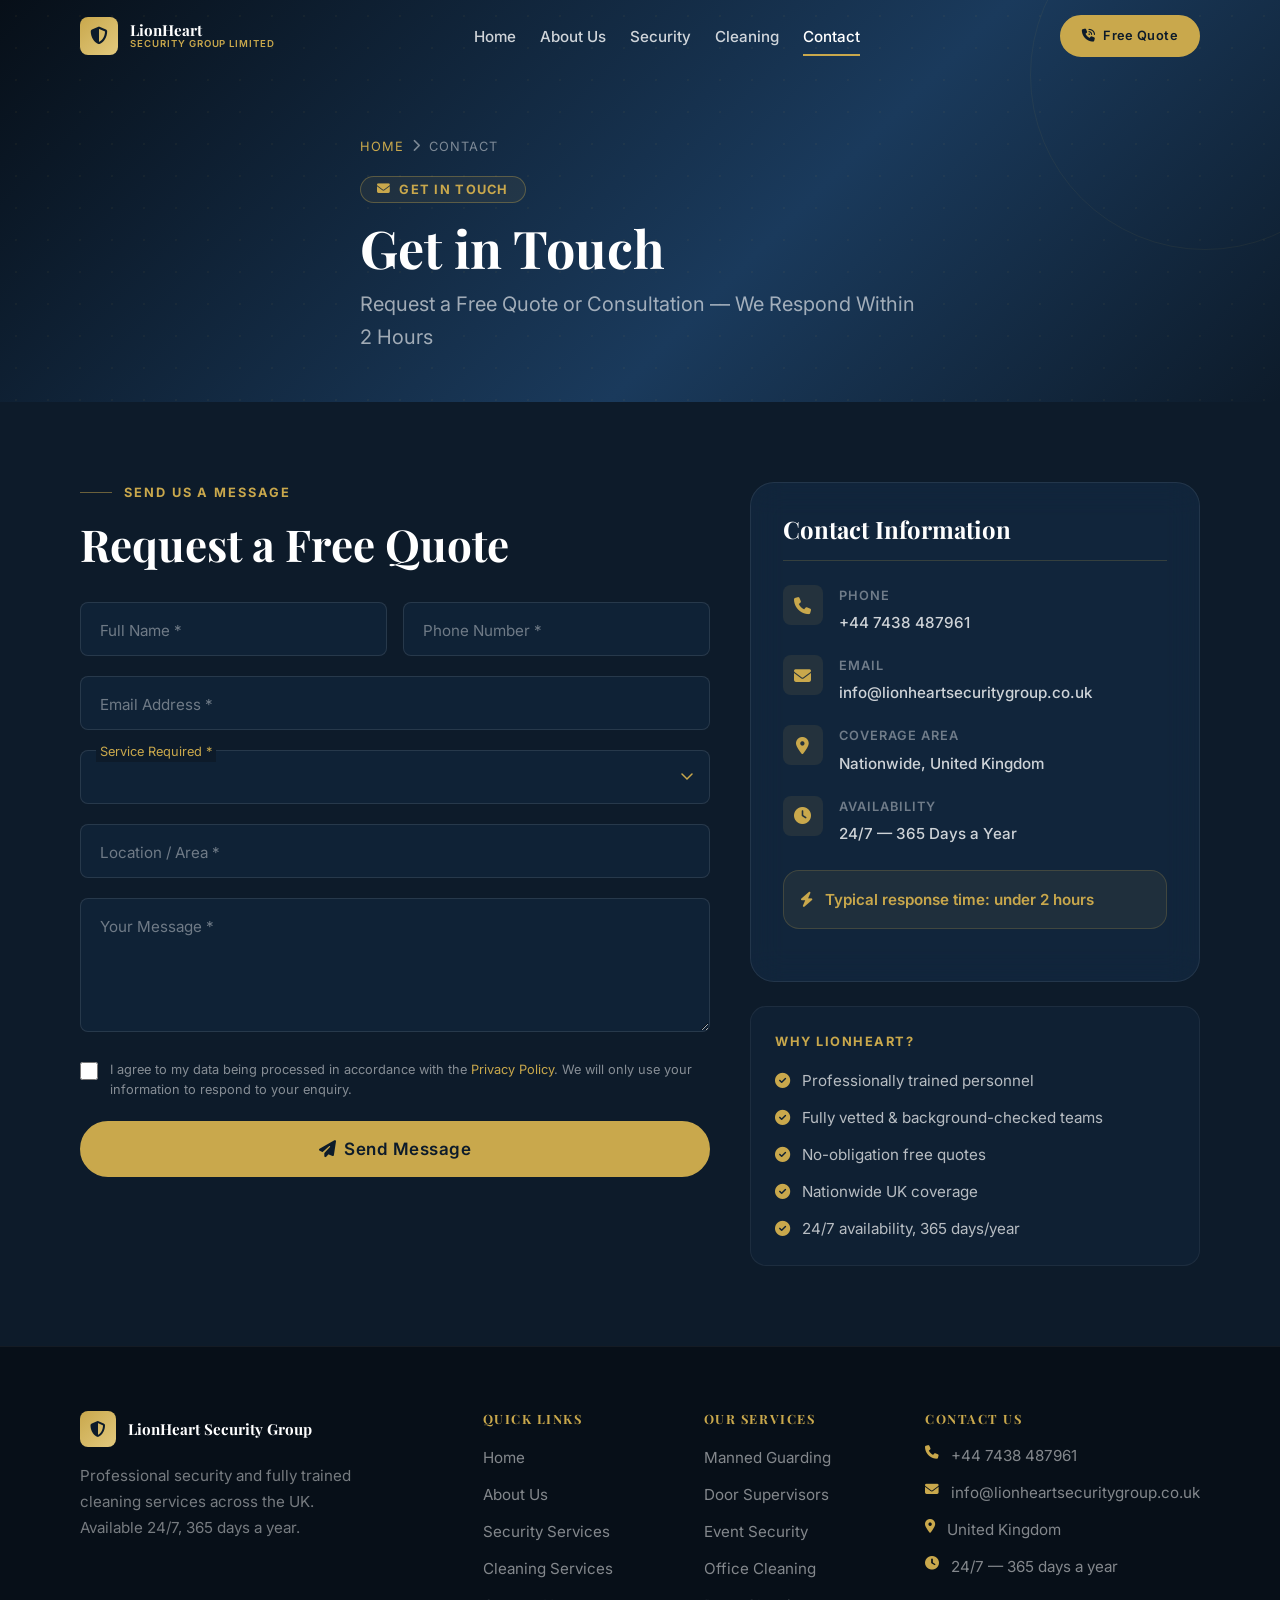
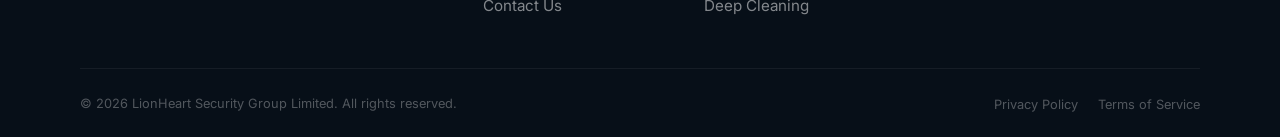
<file: contact.html>
<!DOCTYPE html>
<html lang="en">
<head>
  <meta charset="UTF-8">
  <meta name="viewport" content="width=device-width, initial-scale=1.0">
  <meta name="description" content="Contact LionHeart Security Group Limited — Get a free quote for security or cleaning services across the UK. We respond within 2 hours.">
  <title>Contact Us | LionHeart Security Group Limited</title>
  <link rel="preconnect" href="https://fonts.googleapis.com">
  <link rel="preconnect" href="https://fonts.gstatic.com" crossorigin>
  <link href="https://fonts.googleapis.com/css2?family=Inter:wght@300;400;500;600;700&family=Playfair+Display:wght@400;600;700&display=swap" rel="stylesheet">
  <link rel="stylesheet" href="https://cdnjs.cloudflare.com/ajax/libs/font-awesome/6.5.0/css/all.min.css">
  <link rel="stylesheet" href="styles.css">
</head>
<body>
  <a href="#main-content" class="skip-link">Skip to main content</a>

  <!-- Navigation -->
  <nav class="nav" role="navigation" aria-label="Main navigation">
    <div class="nav__inner container">
      <a href="index.html" class="nav__logo" aria-label="LionHeart Security Group Limited — Home">
        <div class="nav__logo-icon"><i class="fa-solid fa-shield-halved" aria-hidden="true"></i></div>
        <div class="nav__logo-text">
          <span class="nav__logo-name">LionHeart</span>
          <span class="nav__logo-tag">Security Group Limited</span>
        </div>
      </a>
      <ul class="nav__links" role="list">
        <li><a href="index.html"    class="nav__link">Home</a></li>
        <li><a href="about.html"    class="nav__link">About Us</a></li>
        <li><a href="security.html" class="nav__link">Security</a></li>
        <li><a href="cleaning.html" class="nav__link">Cleaning</a></li>
        <li><a href="contact.html"  class="nav__link">Contact</a></li>
      </ul>
      <a href="contact.html" class="btn btn--primary btn--sm nav__cta">
        <i class="fa-solid fa-phone-volume" aria-hidden="true"></i> Free Quote
      </a>
      <button class="nav__hamburger" data-hamburger aria-label="Toggle navigation menu" aria-expanded="false" aria-controls="mobile-menu">
        <span class="nav__hamburger-line"></span>
        <span class="nav__hamburger-line"></span>
        <span class="nav__hamburger-line"></span>
      </button>
    </div>
    <div class="nav__mobile" id="mobile-menu" role="dialog" aria-label="Navigation menu" aria-modal="true">
      <div class="nav__mobile-overlay"></div>
      <div class="nav__mobile-panel">
        <ul class="nav__mobile-links" role="list">
          <li><a href="index.html"    class="nav__mobile-link">Home</a></li>
          <li><a href="about.html"    class="nav__mobile-link">About Us</a></li>
          <li><a href="security.html" class="nav__mobile-link">Security Services</a></li>
          <li><a href="cleaning.html" class="nav__mobile-link">Cleaning Services</a></li>
          <li><a href="contact.html"  class="nav__mobile-link">Contact</a></li>
        </ul>
        <a href="contact.html" class="btn btn--primary btn--lg" style="margin-top:1.5rem;text-align:center">Get a Free Quote</a>
        <div class="nav__mobile-contact">
          <a href="tel:+447438487961"><i class="fa-solid fa-phone" aria-hidden="true"></i> +44 7438 487961</a>
          <a href="mailto:info@lionheartsecuritygroup.co.uk"><i class="fa-solid fa-envelope" aria-hidden="true"></i> info@lionheartsecuritygroup.co.uk</a>
        </div>
      </div>
    </div>
  </nav>

  <main id="main-content">

    <!-- Page Hero -->
    <section class="page-hero" aria-label="Contact page header">
      <div class="container page-hero__inner">
        <nav class="page-hero__breadcrumb" aria-label="Breadcrumb">
          <a href="index.html">Home</a>
          <i class="fa-solid fa-chevron-right" aria-hidden="true"></i>
          <span>Contact</span>
        </nav>
        <div class="page-hero__badge"><i class="fa-solid fa-envelope" aria-hidden="true"></i> Get In Touch</div>
        <h1 class="page-hero__title">Get in Touch</h1>
        <p class="page-hero__sub">Request a Free Quote or Consultation — We Respond Within 2 Hours</p>
      </div>
    </section>

    <!-- Contact Main -->
    <section class="section section--dark" id="contact-main">
      <div class="container">
        <div class="contact-layout">

          <!-- Form Column -->
          <div data-reveal="left">
            <p class="section__eyebrow" style="justify-content:flex-start;margin-bottom:1rem;">
              <span class="section__eyebrow-line" aria-hidden="true"></span>
              Send Us a Message
            </p>
            <h2 class="section__title" style="text-align:left;max-width:none;margin-bottom:var(--sp-8);">Request a Free Quote</h2>

            <div class="contact-form-wrapper">
              <form data-contact-form novalidate aria-label="Contact form">
                <div class="form-row">
                  <div class="form-group">
                    <input type="text" id="name" name="name" class="form-input" placeholder=" " required autocomplete="name">
                    <label for="name" class="form-label">Full Name *</label>
                  </div>
                  <div class="form-group">
                    <input type="tel" id="phone" name="phone" class="form-input" placeholder=" " required autocomplete="tel">
                    <label for="phone" class="form-label">Phone Number *</label>
                  </div>
                </div>

                <div class="form-group">
                  <input type="email" id="email" name="email" class="form-input" placeholder=" " required autocomplete="email">
                  <label for="email" class="form-label">Email Address *</label>
                </div>

                <div class="form-group">
                  <select id="service" name="service" class="form-select" required>
                    <option value="default" disabled selected hidden></option>
                    <option value="manned-guarding">Manned Guarding</option>
                    <option value="door-supervisors">Door Supervisors</option>
                    <option value="event-security">Event Security</option>
                    <option value="cctv-monitoring">CCTV Monitoring</option>
                    <option value="mobile-patrols">Mobile Patrols</option>
                    <option value="office-cleaning">Office Cleaning</option>
                    <option value="commercial-cleaning">Commercial Cleaning</option>
                    <option value="deep-cleaning">Deep Cleaning</option>
                    <option value="end-of-tenancy">End of Tenancy Cleaning</option>
                    <option value="after-builders">After Builders Cleaning</option>
                    <option value="other">Other / Not Sure</option>
                  </select>
                  <label for="service" class="form-label">Service Required *</label>
                </div>

                <div class="form-group">
                  <input type="text" id="location" name="location" class="form-input" placeholder=" " required autocomplete="address-level2">
                  <label for="location" class="form-label">Location / Area *</label>
                </div>

                <div class="form-group">
                  <textarea id="message" name="message" class="form-textarea" placeholder=" " required rows="5"></textarea>
                  <label for="message" class="form-label">Your Message *</label>
                </div>

                <div class="form-checkbox-group">
                  <input type="checkbox" id="gdpr" name="gdpr" class="form-checkbox" required>
                  <label for="gdpr" class="form-checkbox-label">
                    I agree to my data being processed in accordance with the <a href="#">Privacy Policy</a>. We will only use your information to respond to your enquiry.
                  </label>
                </div>

                <button type="submit" class="btn btn--primary btn--lg" style="width:100%">
                  <i class="fa-solid fa-paper-plane" aria-hidden="true"></i> Send Message
                </button>
              </form>
            </div>
          </div>

          <!-- Info Column -->
          <div data-reveal="right">
            <div class="contact-info-card">
              <h3 class="contact-info-card__title">Contact Information</h3>

              <div class="contact-info-items">
                <div class="contact-info-item">
                  <div class="contact-info-item__icon"><i class="fa-solid fa-phone" aria-hidden="true"></i></div>
                  <div>
                    <div class="contact-info-item__label">Phone</div>
                    <div class="contact-info-item__value"><a href="tel:+447438487961">+44 7438 487961</a></div>
                  </div>
                </div>
                <div class="contact-info-item">
                  <div class="contact-info-item__icon"><i class="fa-solid fa-envelope" aria-hidden="true"></i></div>
                  <div>
                    <div class="contact-info-item__label">Email</div>
                    <div class="contact-info-item__value"><a href="mailto:info@lionheartsecuritygroup.co.uk">info@lionheartsecuritygroup.co.uk</a></div>
                  </div>
                </div>
                <div class="contact-info-item">
                  <div class="contact-info-item__icon"><i class="fa-solid fa-location-dot" aria-hidden="true"></i></div>
                  <div>
                    <div class="contact-info-item__label">Coverage Area</div>
                    <div class="contact-info-item__value">Nationwide, United Kingdom</div>
                  </div>
                </div>
                <div class="contact-info-item">
                  <div class="contact-info-item__icon"><i class="fa-solid fa-clock" aria-hidden="true"></i></div>
                  <div>
                    <div class="contact-info-item__label">Availability</div>
                    <div class="contact-info-item__value">24/7 — 365 Days a Year</div>
                  </div>
                </div>
              </div>

              <div class="contact-response-badge">
                <i class="fa-solid fa-bolt" aria-hidden="true"></i>
                Typical response time: under 2 hours
              </div>

            </div>

            <!-- Why Choose Us mini -->
            <div style="margin-top:var(--sp-6);padding:var(--sp-6);background:rgba(26,58,92,.2);border:1px solid rgba(255,255,255,.06);border-radius:var(--radius-lg);">
              <p style="font-size:var(--text-xs);font-weight:700;text-transform:uppercase;letter-spacing:.12em;color:var(--color-gold);margin-bottom:var(--sp-4);">Why LionHeart?</p>
              <ul style="display:flex;flex-direction:column;gap:var(--sp-3);">
                <li style="display:flex;align-items:center;gap:var(--sp-3);font-size:var(--text-sm);color:rgba(255,255,255,.7);">
                  <i class="fa-solid fa-circle-check" style="color:var(--color-gold);flex-shrink:0;" aria-hidden="true"></i> Professionally trained personnel
                </li>
                <li style="display:flex;align-items:center;gap:var(--sp-3);font-size:var(--text-sm);color:rgba(255,255,255,.7);">
                  <i class="fa-solid fa-circle-check" style="color:var(--color-gold);flex-shrink:0;" aria-hidden="true"></i> Fully vetted &amp; background-checked teams
                </li>
                <li style="display:flex;align-items:center;gap:var(--sp-3);font-size:var(--text-sm);color:rgba(255,255,255,.7);">
                  <i class="fa-solid fa-circle-check" style="color:var(--color-gold);flex-shrink:0;" aria-hidden="true"></i> No-obligation free quotes
                </li>
                <li style="display:flex;align-items:center;gap:var(--sp-3);font-size:var(--text-sm);color:rgba(255,255,255,.7);">
                  <i class="fa-solid fa-circle-check" style="color:var(--color-gold);flex-shrink:0;" aria-hidden="true"></i> Nationwide UK coverage
                </li>
                <li style="display:flex;align-items:center;gap:var(--sp-3);font-size:var(--text-sm);color:rgba(255,255,255,.7);">
                  <i class="fa-solid fa-circle-check" style="color:var(--color-gold);flex-shrink:0;" aria-hidden="true"></i> 24/7 availability, 365 days/year
                </li>
              </ul>
            </div>
          </div>

        </div>
      </div>
    </section>

  </main>

  <!-- Footer -->
  <footer class="footer" role="contentinfo">
    <div class="container">
      <div class="footer__grid">
        <div>
          <div class="footer__logo">
            <div class="footer__logo-icon"><i class="fa-solid fa-shield-halved" aria-hidden="true"></i></div>
            <span class="footer__logo-name">LionHeart Security Group</span>
          </div>
          <p class="footer__desc">Professional security and fully trained cleaning services across the UK. Available 24/7, 365 days a year.</p>
        </div>
        <div>
          <h3 class="footer__col-title">Quick Links</h3>
          <ul class="footer__links" role="list">
            <li><a href="index.html">Home</a></li>
            <li><a href="about.html">About Us</a></li>
            <li><a href="security.html">Security Services</a></li>
            <li><a href="cleaning.html">Cleaning Services</a></li>
            <li><a href="contact.html">Contact Us</a></li>
          </ul>
        </div>
        <div>
          <h3 class="footer__col-title">Our Services</h3>
          <ul class="footer__links" role="list">
            <li><a href="security.html">Manned Guarding</a></li>
            <li><a href="security.html">Door Supervisors</a></li>
            <li><a href="security.html">Event Security</a></li>
            <li><a href="cleaning.html">Office Cleaning</a></li>
            <li><a href="cleaning.html">Deep Cleaning</a></li>
          </ul>
        </div>
        <div>
          <h3 class="footer__col-title">Contact Us</h3>
          <ul class="footer__contact" role="list">
            <li class="footer__contact-item"><i class="fa-solid fa-phone" aria-hidden="true"></i><a href="tel:+447438487961">+44 7438 487961</a></li>
            <li class="footer__contact-item"><i class="fa-solid fa-envelope" aria-hidden="true"></i><a href="mailto:info@lionheartsecuritygroup.co.uk">info@lionheartsecuritygroup.co.uk</a></li>
            <li class="footer__contact-item"><i class="fa-solid fa-location-dot" aria-hidden="true"></i><span>United Kingdom</span></li>
            <li class="footer__contact-item"><i class="fa-solid fa-clock" aria-hidden="true"></i><span>24/7 — 365 days a year</span></li>
          </ul>
        </div>
      </div>
      <div class="footer__bottom">
        <p class="footer__copyright">&copy; 2026 LionHeart Security Group Limited. All rights reserved.</p>
        <ul class="footer__legal" role="list">
          <li><a href="#">Privacy Policy</a></li>
          <li><a href="#">Terms of Service</a></li>
        </ul>
      </div>
    </div>
  </footer>

  <script src="script.js"></script>
</body>
</html>
</file>
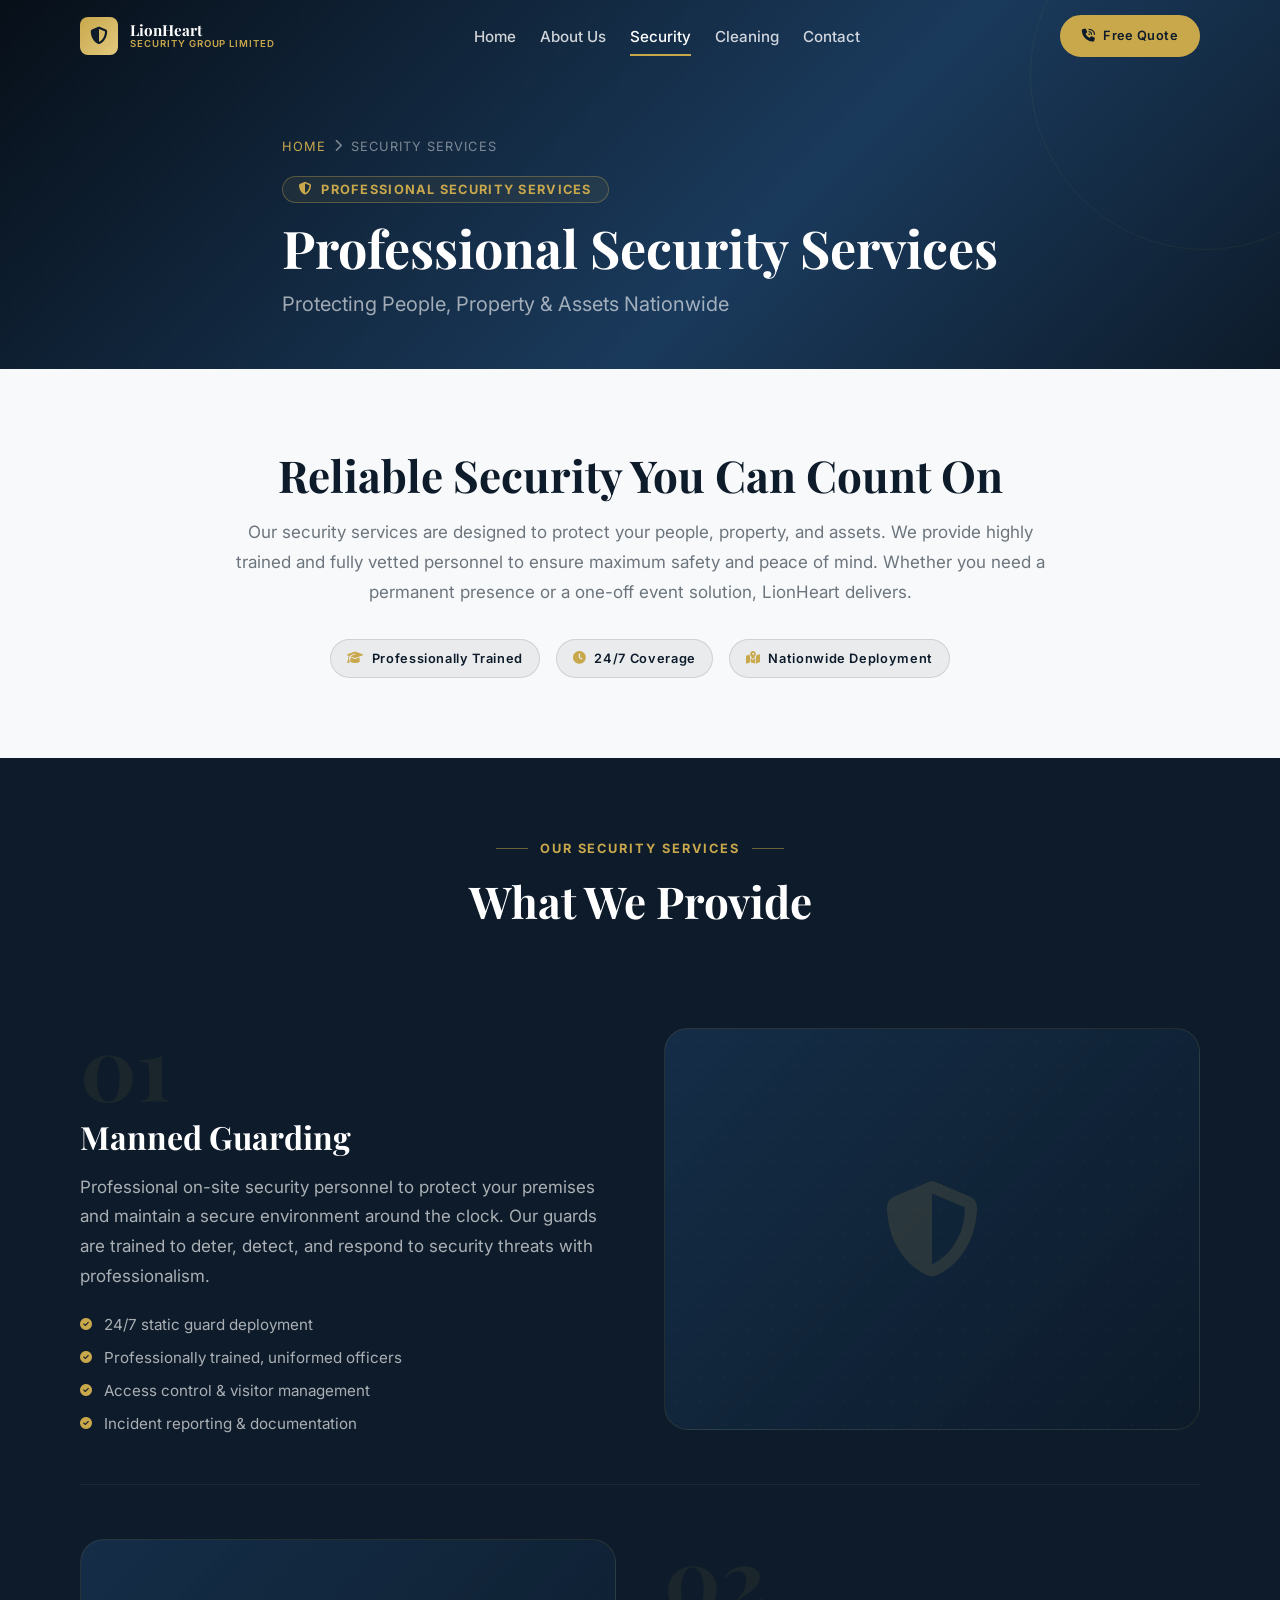
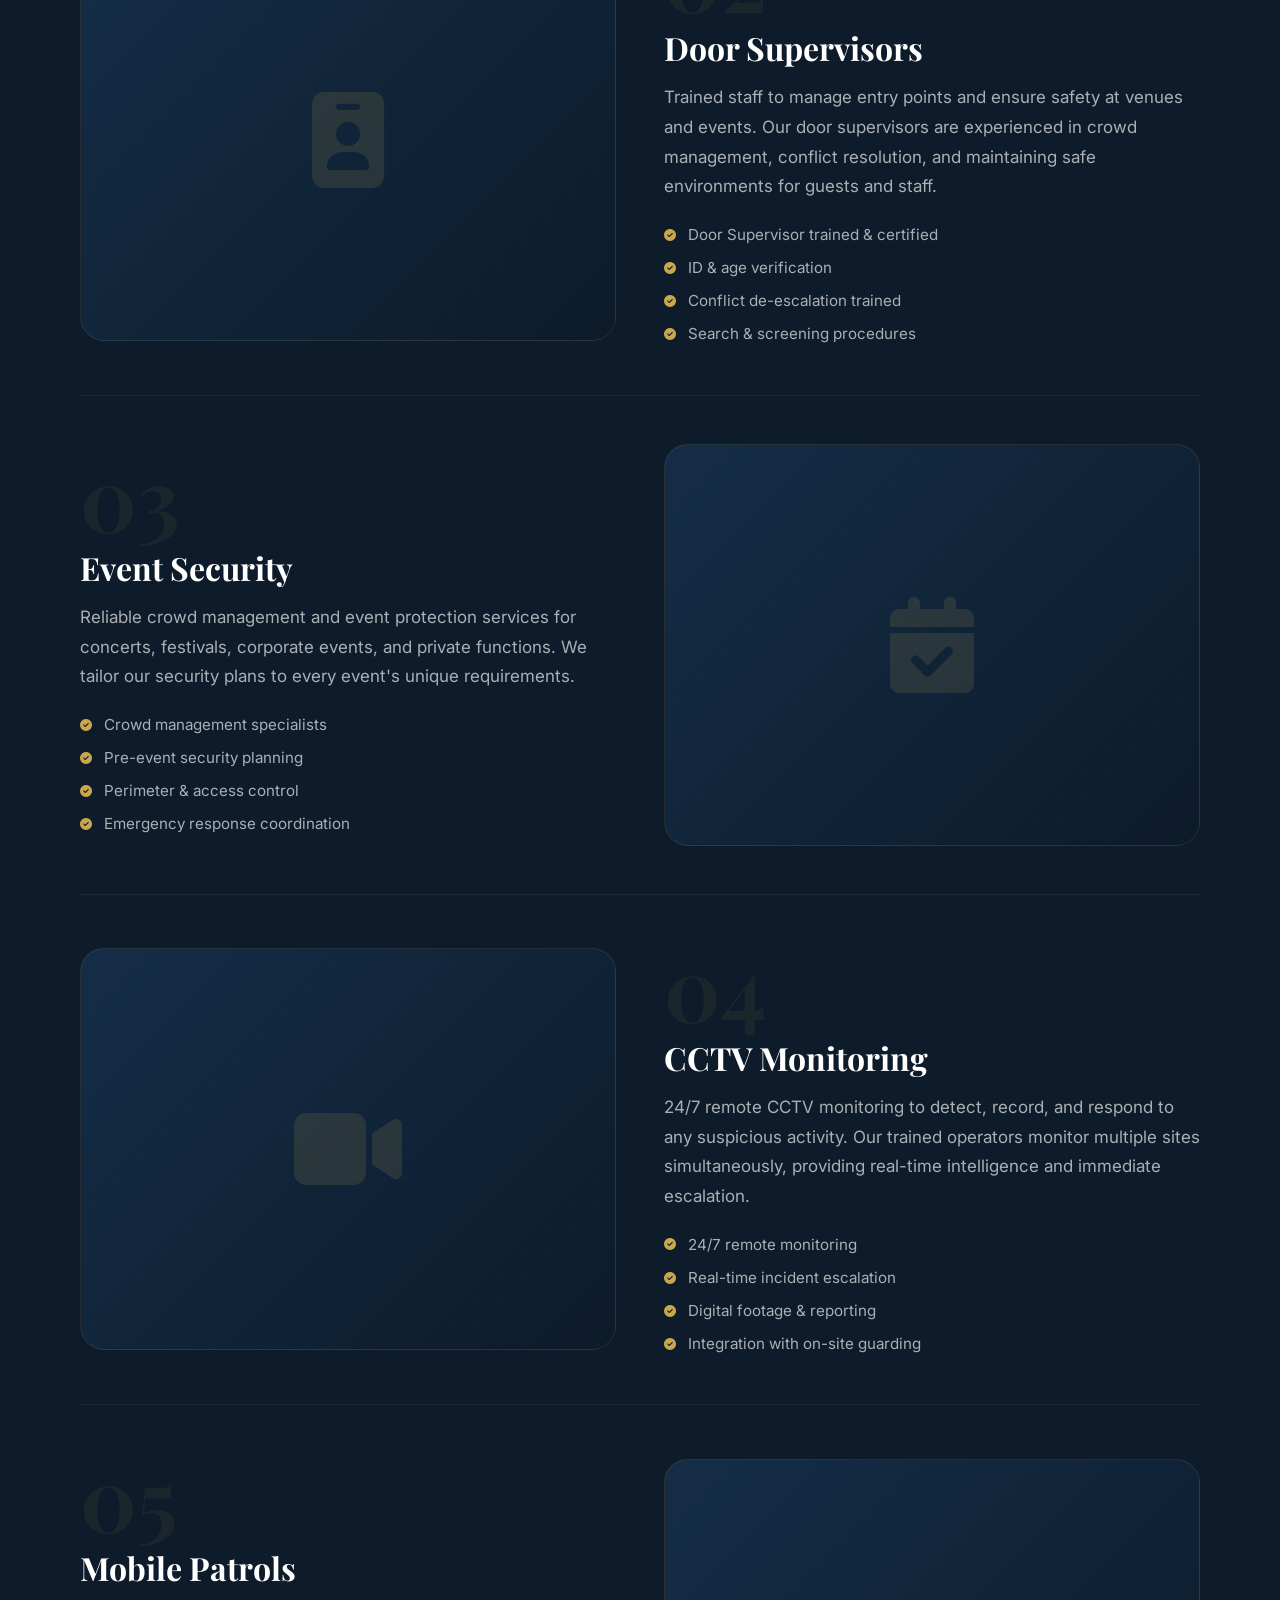
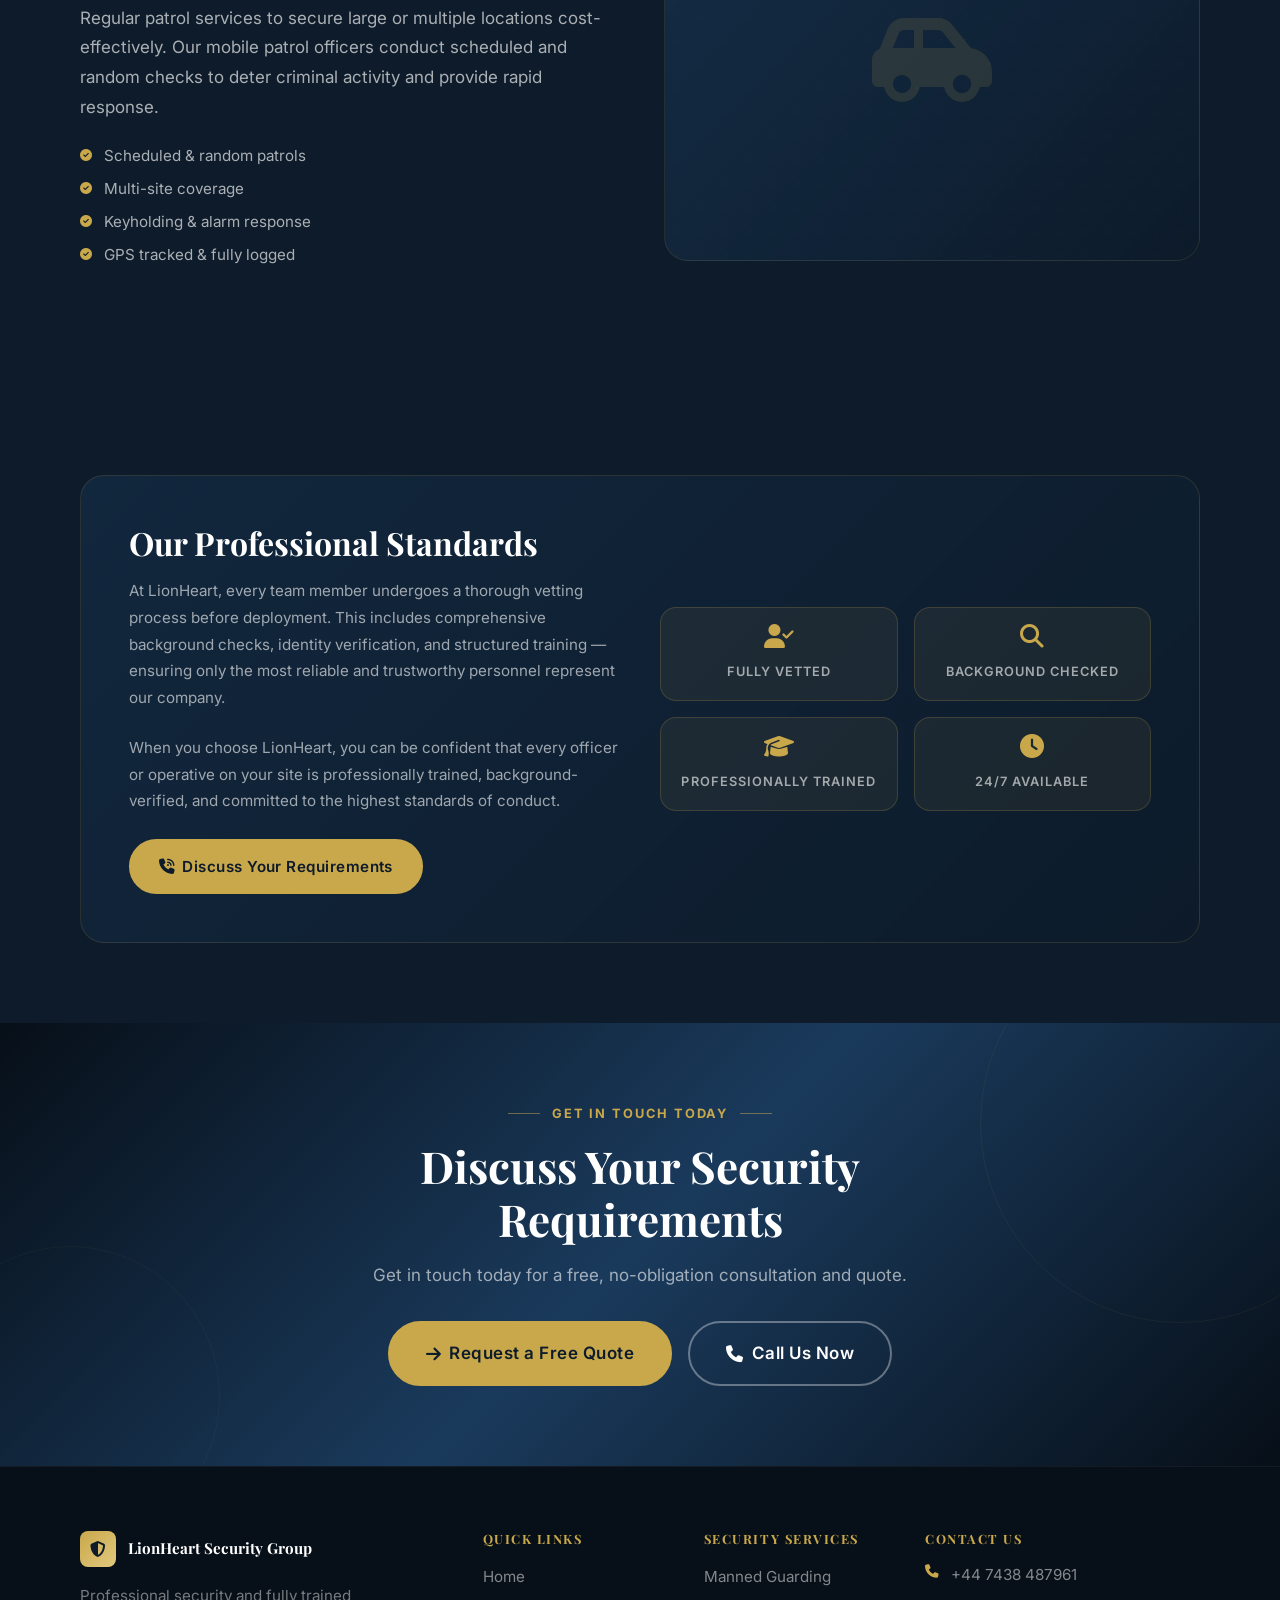
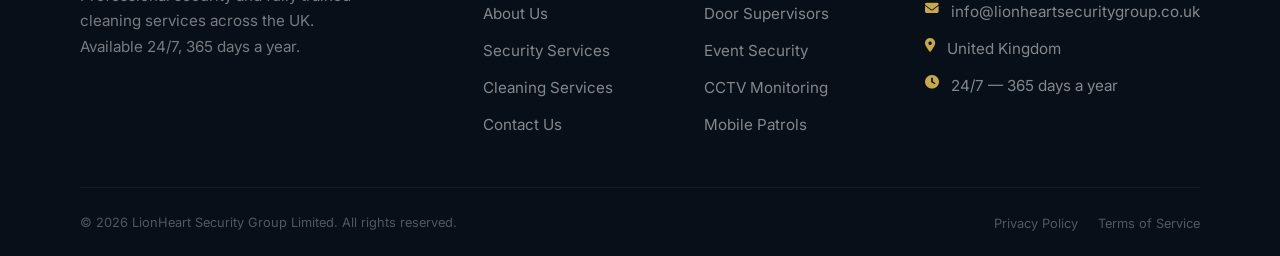
<file: security.html>
<!DOCTYPE html>
<html lang="en">
<head>
  <meta charset="UTF-8">
  <meta name="viewport" content="width=device-width, initial-scale=1.0">
  <meta name="description" content="LionHeart Security Group Limited — Professional security services including manned guarding, door supervisors, event security, CCTV monitoring and mobile patrols across the UK.">
  <title>Security Services | LionHeart Security Group Limited</title>
  <link rel="preconnect" href="https://fonts.googleapis.com">
  <link rel="preconnect" href="https://fonts.gstatic.com" crossorigin>
  <link href="https://fonts.googleapis.com/css2?family=Inter:wght@300;400;500;600;700&family=Playfair+Display:wght@400;600;700&display=swap" rel="stylesheet">
  <link rel="stylesheet" href="https://cdnjs.cloudflare.com/ajax/libs/font-awesome/6.5.0/css/all.min.css">
  <link rel="stylesheet" href="styles.css">
</head>
<body>
  <a href="#main-content" class="skip-link">Skip to main content</a>

  <!-- Navigation -->
  <nav class="nav" role="navigation" aria-label="Main navigation">
    <div class="nav__inner container">
      <a href="index.html" class="nav__logo" aria-label="LionHeart Security Group Limited — Home">
        <div class="nav__logo-icon"><i class="fa-solid fa-shield-halved" aria-hidden="true"></i></div>
        <div class="nav__logo-text">
          <span class="nav__logo-name">LionHeart</span>
          <span class="nav__logo-tag">Security Group Limited</span>
        </div>
      </a>
      <ul class="nav__links" role="list">
        <li><a href="index.html"    class="nav__link">Home</a></li>
        <li><a href="about.html"    class="nav__link">About Us</a></li>
        <li><a href="security.html" class="nav__link">Security</a></li>
        <li><a href="cleaning.html" class="nav__link">Cleaning</a></li>
        <li><a href="contact.html"  class="nav__link">Contact</a></li>
      </ul>
      <a href="contact.html" class="btn btn--primary btn--sm nav__cta">
        <i class="fa-solid fa-phone-volume" aria-hidden="true"></i> Free Quote
      </a>
      <button class="nav__hamburger" data-hamburger aria-label="Toggle navigation menu" aria-expanded="false" aria-controls="mobile-menu">
        <span class="nav__hamburger-line"></span>
        <span class="nav__hamburger-line"></span>
        <span class="nav__hamburger-line"></span>
      </button>
    </div>
    <div class="nav__mobile" id="mobile-menu" role="dialog" aria-label="Navigation menu" aria-modal="true">
      <div class="nav__mobile-overlay"></div>
      <div class="nav__mobile-panel">
        <ul class="nav__mobile-links" role="list">
          <li><a href="index.html"    class="nav__mobile-link">Home</a></li>
          <li><a href="about.html"    class="nav__mobile-link">About Us</a></li>
          <li><a href="security.html" class="nav__mobile-link">Security Services</a></li>
          <li><a href="cleaning.html" class="nav__mobile-link">Cleaning Services</a></li>
          <li><a href="contact.html"  class="nav__mobile-link">Contact</a></li>
        </ul>
        <a href="contact.html" class="btn btn--primary btn--lg" style="margin-top:1.5rem;text-align:center">Get a Free Quote</a>
        <div class="nav__mobile-contact">
          <a href="tel:+447438487961"><i class="fa-solid fa-phone" aria-hidden="true"></i> +44 7438 487961</a>
          <a href="mailto:info@lionheartsecuritygroup.co.uk"><i class="fa-solid fa-envelope" aria-hidden="true"></i> info@lionheartsecuritygroup.co.uk</a>
        </div>
      </div>
    </div>
  </nav>

  <main id="main-content">

    <!-- Page Hero -->
    <section class="page-hero" aria-label="Security Services page header">
      <div class="container page-hero__inner">
        <nav class="page-hero__breadcrumb" aria-label="Breadcrumb">
          <a href="index.html">Home</a>
          <i class="fa-solid fa-chevron-right" aria-hidden="true"></i>
          <span>Security Services</span>
        </nav>
        <div class="page-hero__badge"><i class="fa-solid fa-shield-halved" aria-hidden="true"></i> Professional Security Services</div>
        <h1 class="page-hero__title">Professional Security Services</h1>
        <p class="page-hero__sub">Protecting People, Property &amp; Assets Nationwide</p>
      </div>
    </section>

    <!-- Intro -->
    <section class="section section--light" id="security-intro">
      <div class="container">
        <div class="intro-block" data-reveal>
          <h2 class="intro-block__title">Reliable Security You Can Count On</h2>
          <p class="intro-block__text">Our security services are designed to protect your people, property, and assets. We provide highly trained and fully vetted personnel to ensure maximum safety and peace of mind. Whether you need a permanent presence or a one-off event solution, LionHeart delivers.</p>
          <div class="intro-badges">
            <div class="intro-badge"><i class="fa-solid fa-graduation-cap" aria-hidden="true"></i> Professionally Trained</div>
            <div class="intro-badge"><i class="fa-solid fa-clock" aria-hidden="true"></i> 24/7 Coverage</div>
            <div class="intro-badge"><i class="fa-solid fa-map-location-dot" aria-hidden="true"></i> Nationwide Deployment</div>
          </div>
        </div>
      </div>
    </section>

    <!-- Services List -->
    <section class="section section--dark" id="services-list">
      <div class="container">
        <div class="section__header" data-reveal>
          <p class="section__eyebrow">
            <span class="section__eyebrow-line" aria-hidden="true"></span>
            Our Security Services
            <span class="section__eyebrow-line" aria-hidden="true"></span>
          </p>
          <h2 class="section__title">What We Provide</h2>
        </div>

        <div class="service-blocks">

          <!-- 01 Manned Guarding -->
          <article class="service-block" id="manned-guarding" data-reveal>
            <div class="service-block__content">
              <span class="service-block__number">01</span>
              <h3 class="service-block__title">Manned Guarding</h3>
              <p class="service-block__desc">Professional on-site security personnel to protect your premises and maintain a secure environment around the clock. Our guards are trained to deter, detect, and respond to security threats with professionalism.</p>
              <ul class="service-block__features">
                <li><i class="fa-solid fa-circle-check" aria-hidden="true"></i> 24/7 static guard deployment</li>
                <li><i class="fa-solid fa-circle-check" aria-hidden="true"></i> Professionally trained, uniformed officers</li>
                <li><i class="fa-solid fa-circle-check" aria-hidden="true"></i> Access control &amp; visitor management</li>
                <li><i class="fa-solid fa-circle-check" aria-hidden="true"></i> Incident reporting &amp; documentation</li>
              </ul>
            </div>
            <div class="service-block__visual" aria-hidden="true">
              <i class="fa-solid fa-shield-halved service-block__visual-icon"></i>
            </div>
          </article>

          <!-- 02 Door Supervisors -->
          <article class="service-block service-block--reverse" id="door-supervisors" data-reveal>
            <div class="service-block__content">
              <span class="service-block__number">02</span>
              <h3 class="service-block__title">Door Supervisors</h3>
              <p class="service-block__desc">Trained staff to manage entry points and ensure safety at venues and events. Our door supervisors are experienced in crowd management, conflict resolution, and maintaining safe environments for guests and staff.</p>
              <ul class="service-block__features">
                <li><i class="fa-solid fa-circle-check" aria-hidden="true"></i> Door Supervisor trained &amp; certified</li>
                <li><i class="fa-solid fa-circle-check" aria-hidden="true"></i> ID &amp; age verification</li>
                <li><i class="fa-solid fa-circle-check" aria-hidden="true"></i> Conflict de-escalation trained</li>
                <li><i class="fa-solid fa-circle-check" aria-hidden="true"></i> Search &amp; screening procedures</li>
              </ul>
            </div>
            <div class="service-block__visual" aria-hidden="true">
              <i class="fa-solid fa-id-badge service-block__visual-icon"></i>
            </div>
          </article>

          <!-- 03 Event Security -->
          <article class="service-block" id="event-security" data-reveal>
            <div class="service-block__content">
              <span class="service-block__number">03</span>
              <h3 class="service-block__title">Event Security</h3>
              <p class="service-block__desc">Reliable crowd management and event protection services for concerts, festivals, corporate events, and private functions. We tailor our security plans to every event's unique requirements.</p>
              <ul class="service-block__features">
                <li><i class="fa-solid fa-circle-check" aria-hidden="true"></i> Crowd management specialists</li>
                <li><i class="fa-solid fa-circle-check" aria-hidden="true"></i> Pre-event security planning</li>
                <li><i class="fa-solid fa-circle-check" aria-hidden="true"></i> Perimeter &amp; access control</li>
                <li><i class="fa-solid fa-circle-check" aria-hidden="true"></i> Emergency response coordination</li>
              </ul>
            </div>
            <div class="service-block__visual" aria-hidden="true">
              <i class="fa-solid fa-calendar-check service-block__visual-icon"></i>
            </div>
          </article>

          <!-- 04 CCTV Monitoring -->
          <article class="service-block service-block--reverse" id="cctv-monitoring" data-reveal>
            <div class="service-block__content">
              <span class="service-block__number">04</span>
              <h3 class="service-block__title">CCTV Monitoring</h3>
              <p class="service-block__desc">24/7 remote CCTV monitoring to detect, record, and respond to any suspicious activity. Our trained operators monitor multiple sites simultaneously, providing real-time intelligence and immediate escalation.</p>
              <ul class="service-block__features">
                <li><i class="fa-solid fa-circle-check" aria-hidden="true"></i> 24/7 remote monitoring</li>
                <li><i class="fa-solid fa-circle-check" aria-hidden="true"></i> Real-time incident escalation</li>
                <li><i class="fa-solid fa-circle-check" aria-hidden="true"></i> Digital footage &amp; reporting</li>
                <li><i class="fa-solid fa-circle-check" aria-hidden="true"></i> Integration with on-site guarding</li>
              </ul>
            </div>
            <div class="service-block__visual" aria-hidden="true">
              <i class="fa-solid fa-video service-block__visual-icon"></i>
            </div>
          </article>

          <!-- 05 Mobile Patrols -->
          <article class="service-block" id="mobile-patrols" data-reveal>
            <div class="service-block__content">
              <span class="service-block__number">05</span>
              <h3 class="service-block__title">Mobile Patrols</h3>
              <p class="service-block__desc">Regular patrol services to secure large or multiple locations cost-effectively. Our mobile patrol officers conduct scheduled and random checks to deter criminal activity and provide rapid response.</p>
              <ul class="service-block__features">
                <li><i class="fa-solid fa-circle-check" aria-hidden="true"></i> Scheduled &amp; random patrols</li>
                <li><i class="fa-solid fa-circle-check" aria-hidden="true"></i> Multi-site coverage</li>
                <li><i class="fa-solid fa-circle-check" aria-hidden="true"></i> Keyholding &amp; alarm response</li>
                <li><i class="fa-solid fa-circle-check" aria-hidden="true"></i> GPS tracked &amp; fully logged</li>
              </ul>
            </div>
            <div class="service-block__visual" aria-hidden="true">
              <i class="fa-solid fa-car-side service-block__visual-icon"></i>
            </div>
          </article>

        </div>
      </div>
    </section>

    <!-- Our Credentials -->
    <section class="section section--dark" id="credentials">
      <div class="container">
        <div class="sia-section" data-reveal="scale">
          <div class="sia-section__content">
            <h2 class="sia-section__title">Our Professional Standards</h2>
            <p class="sia-section__text">At LionHeart, every team member undergoes a thorough vetting process before deployment. This includes comprehensive background checks, identity verification, and structured training — ensuring only the most reliable and trustworthy personnel represent our company.</p>
            <p class="sia-section__text">When you choose LionHeart, you can be confident that every officer or operative on your site is professionally trained, background-verified, and committed to the highest standards of conduct.</p>
            <a href="contact.html" class="btn btn--primary">
              <i class="fa-solid fa-phone-volume" aria-hidden="true"></i> Discuss Your Requirements
            </a>
          </div>
          <div class="sia-badges">
            <div class="sia-badge-card">
              <i class="fa-solid fa-user-check" aria-hidden="true"></i>
              <span>Fully Vetted</span>
            </div>
            <div class="sia-badge-card">
              <i class="fa-solid fa-magnifying-glass" aria-hidden="true"></i>
              <span>Background Checked</span>
            </div>
            <div class="sia-badge-card">
              <i class="fa-solid fa-graduation-cap" aria-hidden="true"></i>
              <span>Professionally Trained</span>
            </div>
            <div class="sia-badge-card">
              <i class="fa-solid fa-clock" aria-hidden="true"></i>
              <span>24/7 Available</span>
            </div>
          </div>
        </div>
      </div>
    </section>

    <!-- CTA Banner -->
    <section class="cta-banner" aria-label="Call to action">
      <div class="cta-banner__inner">
        <div data-reveal="fade">
          <p class="section__eyebrow" style="justify-content:center;margin-bottom:1rem;">
            <span class="section__eyebrow-line" aria-hidden="true"></span>
            Get In Touch Today
            <span class="section__eyebrow-line" aria-hidden="true"></span>
          </p>
          <h2 class="cta-banner__title">Discuss Your Security Requirements</h2>
          <p class="cta-banner__sub">Get in touch today for a free, no-obligation consultation and quote.</p>
          <div class="cta-banner__actions">
            <a href="contact.html" class="btn btn--primary btn--lg">
              <i class="fa-solid fa-arrow-right" aria-hidden="true"></i> Request a Free Quote
            </a>
            <a href="tel:+447438487961" class="btn btn--outline btn--lg">
              <i class="fa-solid fa-phone" aria-hidden="true"></i> Call Us Now
            </a>
          </div>
        </div>
      </div>
    </section>

  </main>

  <!-- Footer -->
  <footer class="footer" role="contentinfo">
    <div class="container">
      <div class="footer__grid">
        <div>
          <div class="footer__logo">
            <div class="footer__logo-icon"><i class="fa-solid fa-shield-halved" aria-hidden="true"></i></div>
            <span class="footer__logo-name">LionHeart Security Group</span>
          </div>
          <p class="footer__desc">Professional security and fully trained cleaning services across the UK. Available 24/7, 365 days a year.</p>
        </div>
        <div>
          <h3 class="footer__col-title">Quick Links</h3>
          <ul class="footer__links" role="list">
            <li><a href="index.html">Home</a></li>
            <li><a href="about.html">About Us</a></li>
            <li><a href="security.html">Security Services</a></li>
            <li><a href="cleaning.html">Cleaning Services</a></li>
            <li><a href="contact.html">Contact Us</a></li>
          </ul>
        </div>
        <div>
          <h3 class="footer__col-title">Security Services</h3>
          <ul class="footer__links" role="list">
            <li><a href="#manned-guarding">Manned Guarding</a></li>
            <li><a href="#door-supervisors">Door Supervisors</a></li>
            <li><a href="#event-security">Event Security</a></li>
            <li><a href="#cctv-monitoring">CCTV Monitoring</a></li>
            <li><a href="#mobile-patrols">Mobile Patrols</a></li>
          </ul>
        </div>
        <div>
          <h3 class="footer__col-title">Contact Us</h3>
          <ul class="footer__contact" role="list">
            <li class="footer__contact-item"><i class="fa-solid fa-phone" aria-hidden="true"></i><a href="tel:+447438487961">+44 7438 487961</a></li>
            <li class="footer__contact-item"><i class="fa-solid fa-envelope" aria-hidden="true"></i><a href="mailto:info@lionheartsecuritygroup.co.uk">info@lionheartsecuritygroup.co.uk</a></li>
            <li class="footer__contact-item"><i class="fa-solid fa-location-dot" aria-hidden="true"></i><span>United Kingdom</span></li>
            <li class="footer__contact-item"><i class="fa-solid fa-clock" aria-hidden="true"></i><span>24/7 — 365 days a year</span></li>
          </ul>
        </div>
      </div>
      <div class="footer__bottom">
        <p class="footer__copyright">&copy; 2026 LionHeart Security Group Limited. All rights reserved.</p>
        <ul class="footer__legal" role="list">
          <li><a href="#">Privacy Policy</a></li>
          <li><a href="#">Terms of Service</a></li>
        </ul>
      </div>
    </div>
  </footer>

  <script src="script.js"></script>
</body>
</html>
</file>
<file: styles.css>
/* ============================================================
   LIONHEART SECURITY GROUP LIMITED — Global Stylesheet
   ============================================================ */

/* 1. Design Tokens */
:root {
  --color-navy:        #0D1B2A;
  --color-blue:        #1A3A5C;
  --color-gold:        #C9A84C;
  --color-gold-light:  #E2C97E;
  --color-white:       #FFFFFF;
  --color-gray-light:  #F8F9FA;
  --color-gray-mid:    #E9ECEF;
  --color-muted:       #6C757D;
  --color-footer-bg:   #070F18;
  --color-card-glass:  rgba(26,58,92,0.35);
  --color-card-border: rgba(255,255,255,0.08);
  --color-card-hover:  rgba(201,168,76,0.28);

  --font-body:    'Inter', system-ui, sans-serif;
  --font-display: 'Playfair Display', Georgia, serif;

  --text-xs:   clamp(0.7rem,  1.5vw, 0.8rem);
  --text-sm:   clamp(0.83rem, 2vw,   0.95rem);
  --text-base: clamp(1rem,    2.5vw, 1.0625rem);
  --text-lg:   clamp(1.1rem,  2.5vw, 1.25rem);
  --text-xl:   clamp(1.2rem,  3vw,   1.5rem);
  --text-2xl:  clamp(1.5rem,  4vw,   2rem);
  --text-3xl:  clamp(1.875rem,5vw,   2.75rem);
  --text-4xl:  clamp(2.25rem, 5.5vw, 3.25rem);
  --text-hero: clamp(2.5rem,  7vw,   4.5rem);

  --sp-1:2px; --sp-2:.5rem; --sp-3:.75rem; --sp-4:1rem; --sp-5:1.25rem;
  --sp-6:1.5rem; --sp-8:2rem; --sp-10:2.5rem; --sp-12:3rem;
  --sp-16:4rem; --sp-20:5rem; --sp-24:6rem;

  --radius-sm:4px; --radius-md:8px; --radius-lg:16px;
  --radius-xl:24px; --radius-full:9999px;

  --shadow-sm:  0 2px 8px rgba(0,0,0,.2);
  --shadow-md:  0 4px 20px rgba(0,0,0,.25);
  --shadow-lg:  0 8px 40px rgba(0,0,0,.35);
  --shadow-gold:0 0 30px rgba(201,168,76,.2);
  --shadow-card:0 8px 40px rgba(13,27,42,.5);

  --ease-out:    cubic-bezier(.22,1,.36,1);
  --trans-fast:  150ms cubic-bezier(.22,1,.36,1);
  --trans-base:  300ms cubic-bezier(.22,1,.36,1);
  --trans-slow:  500ms cubic-bezier(.22,1,.36,1);

  --container-max: 1200px;
  --container-pad: clamp(1rem,5vw,2.5rem);
  --nav-height:    72px;
  --z-sticky: 100; --z-overlay: 200;
}

/* 2. Reset */
*,*::before,*::after { box-sizing:border-box; margin:0; padding:0; }
html { scroll-behavior:smooth; font-size:100%; -webkit-text-size-adjust:100%; }
body {
  font-family:var(--font-body); font-size:var(--text-base);
  background:var(--color-navy); color:var(--color-white);
  line-height:1.65; overflow-x:hidden;
  -webkit-font-smoothing:antialiased; -moz-osx-font-smoothing:grayscale;
}
img,video,svg { max-width:100%; display:block; }
a { color:inherit; text-decoration:none; transition:color var(--trans-fast); }
ul,ol { list-style:none; }
button { cursor:pointer; font-family:inherit; border:none; background:none; }
input,select,textarea { font-family:inherit; font-size:inherit; }
h1,h2,h3,h4,h5,h6 { font-family:var(--font-display); font-weight:700; line-height:1.2; }
:focus-visible { outline:2px solid var(--color-gold); outline-offset:4px; }

.skip-link {
  position:absolute; top:-100%; left:1rem; z-index:9999;
  background:var(--color-gold); color:var(--color-navy);
  padding:.5rem 1rem; border-radius:0 0 var(--radius-md) var(--radius-md);
  font-weight:700; font-size:var(--text-sm);
  transition:top var(--trans-fast);
}
.skip-link:focus { top:0; }

/* 3. Layout Utils */
.container { max-width:var(--container-max); margin:0 auto; padding:0 var(--container-pad); }
.section   { padding:var(--sp-20) 0; }
.section--light { background:var(--color-gray-light); color:var(--color-navy); }
.section--dark  { background:var(--color-navy); color:var(--color-white); }
.section--blue  { background:var(--color-blue); color:var(--color-white); }
.text-gold   { color:var(--color-gold); }
.text-muted  { color:var(--color-muted); }
.text-center { text-align:center; }
.display-font { font-family:var(--font-display); }
.grid-2 { display:grid; grid-template-columns:repeat(2,1fr); gap:var(--sp-8); }
.grid-3 { display:grid; grid-template-columns:repeat(3,1fr); gap:var(--sp-8); }
.grid-4 { display:grid; grid-template-columns:repeat(4,1fr); gap:var(--sp-6); }

/* 4. Section Header */
.section__header { text-align:center; max-width:700px; margin:0 auto var(--sp-12); }
.section__eyebrow {
  display:flex; align-items:center; justify-content:center; gap:var(--sp-3);
  font-size:var(--text-xs); font-weight:700; text-transform:uppercase;
  letter-spacing:.15em; color:var(--color-gold); margin-bottom:var(--sp-4);
}
.section__eyebrow-line { display:block; width:32px; height:1px; background:var(--color-gold); opacity:.5; }
.section__title { font-family:var(--font-display); font-size:var(--text-3xl); font-weight:700; margin-bottom:var(--sp-4); line-height:1.15; }
.section--light .section__title { color:var(--color-navy); }
.section__sub { font-size:var(--text-base); color:var(--color-muted); line-height:1.7; max-width:560px; margin:0 auto; }
.section--dark .section__sub { color:rgba(255,255,255,.58); }

/* 5. Buttons */
.btn {
  display:inline-flex; align-items:center; justify-content:center; gap:var(--sp-2);
  padding:.8rem 1.75rem; border-radius:var(--radius-full);
  font-family:var(--font-body); font-size:var(--text-sm); font-weight:600;
  letter-spacing:.03em; border:2px solid transparent; cursor:pointer;
  transition:all var(--trans-base); white-space:nowrap;
  position:relative; overflow:hidden; text-decoration:none;
}
.btn::after {
  content:''; position:absolute; top:0; left:-100%; width:60%; height:100%;
  background:linear-gradient(90deg,transparent,rgba(255,255,255,.14),transparent);
  transition:left .5s ease;
}
.btn:hover::after { left:150%; }
.btn--primary { background:var(--color-gold); color:var(--color-navy); border-color:var(--color-gold); }
.btn--primary:hover { background:var(--color-gold-light); border-color:var(--color-gold-light); transform:translateY(-2px); box-shadow:0 8px 24px rgba(201,168,76,.4); }
.btn--outline { background:transparent; color:var(--color-white); border-color:rgba(255,255,255,.35); }
.btn--outline:hover { border-color:var(--color-gold); color:var(--color-gold); transform:translateY(-2px); }
.btn--dark { background:var(--color-navy); color:var(--color-white); border-color:rgba(255,255,255,.2); }
.btn--dark:hover { border-color:var(--color-gold); color:var(--color-gold); }
.btn--lg { padding:1rem 2.25rem; font-size:var(--text-base); }
.btn--sm { padding:.5rem 1.25rem; font-size:var(--text-xs); }

/* 6. Navigation */
.nav {
  position:fixed; top:0; left:0; right:0; z-index:var(--z-sticky);
  transition:background var(--trans-base),box-shadow var(--trans-base),border-color var(--trans-base);
  border-bottom:1px solid transparent;
}
.nav--scrolled {
  background:rgba(13,27,42,.96);
  backdrop-filter:blur(20px); -webkit-backdrop-filter:blur(20px);
  border-color:rgba(201,168,76,.12);
  box-shadow:0 4px 24px rgba(0,0,0,.3);
}
.nav__inner {
  display:flex; align-items:center; justify-content:space-between;
  height:var(--nav-height); gap:var(--sp-8);
}
.nav__logo { display:flex; align-items:center; gap:var(--sp-3); flex-shrink:0; }
.nav__logo-icon {
  width:38px; height:38px;
  background:linear-gradient(135deg,var(--color-gold),var(--color-gold-light));
  border-radius:var(--radius-md); display:flex; align-items:center; justify-content:center;
  font-size:1.1rem; color:var(--color-navy); flex-shrink:0;
}
.nav__logo-text { display:flex; flex-direction:column; line-height:1.1; }
.nav__logo-name { font-family:var(--font-display); font-size:.95rem; font-weight:700; color:var(--color-white); }
.nav__logo-tag  { font-size:.6rem; font-weight:600; color:var(--color-gold); text-transform:uppercase; letter-spacing:.1em; }
.nav__links { display:flex; align-items:center; gap:var(--sp-6); flex:1; justify-content:center; }
.nav__link {
  font-size:var(--text-sm); font-weight:500; color:rgba(255,255,255,.8);
  padding:var(--sp-2) 0; border-bottom:2px solid transparent;
  transition:color var(--trans-fast),border-color var(--trans-fast);
}
.nav__link:hover, .nav__link--active { color:var(--color-white); border-bottom-color:var(--color-gold); }
.nav__cta { flex-shrink:0; }

/* Hamburger */
.nav__hamburger {
  display:none; flex-direction:column; justify-content:center;
  align-items:center; gap:5px; width:44px; height:44px; flex-shrink:0;
}
.nav__hamburger-line {
  display:block; width:24px; height:2px; background:var(--color-white);
  border-radius:2px; transition:transform var(--trans-base),opacity var(--trans-fast);
  transform-origin:center;
}
.nav--open .nav__hamburger-line:nth-child(1) { transform:translateY(7px) rotate(45deg); }
.nav--open .nav__hamburger-line:nth-child(2) { opacity:0; transform:scaleX(0); }
.nav--open .nav__hamburger-line:nth-child(3) { transform:translateY(-7px) rotate(-45deg); }

/* Mobile menu */
.nav__mobile {
  position:fixed; inset:0; z-index:var(--z-overlay); pointer-events:none;
}
.nav--open .nav__mobile { pointer-events:all; }
.nav__mobile-overlay {
  position:absolute; inset:0; background:rgba(7,15,24,.75);
  opacity:0; transition:opacity var(--trans-base); backdrop-filter:blur(4px);
}
.nav--open .nav__mobile-overlay { opacity:1; }
.nav__mobile-panel {
  position:absolute; top:0; right:0; bottom:0; width:min(320px,85vw);
  background:var(--color-navy); border-left:1px solid rgba(201,168,76,.15);
  padding:var(--sp-16) var(--sp-8) var(--sp-8);
  display:flex; flex-direction:column;
  transform:translateX(100%); transition:transform var(--trans-base); overflow-y:auto;
}
.nav--open .nav__mobile-panel { transform:translateX(0); }
.nav__mobile-links { display:flex; flex-direction:column; gap:var(--sp-2); flex:1; }
.nav__mobile-link {
  font-size:var(--text-lg); font-family:var(--font-display); font-weight:600;
  color:rgba(255,255,255,.8); padding:var(--sp-3) 0;
  border-bottom:1px solid rgba(255,255,255,.07);
  transition:color var(--trans-fast),padding-left var(--trans-fast);
}
.nav__mobile-link:hover,.nav__mobile-link--active { color:var(--color-gold); padding-left:var(--sp-3); }
.nav__mobile-contact {
  display:flex; flex-direction:column; gap:var(--sp-3);
  margin-top:var(--sp-6); padding-top:var(--sp-6);
  border-top:1px solid rgba(255,255,255,.08);
}
.nav__mobile-contact a { display:flex; align-items:center; gap:var(--sp-3); font-size:var(--text-sm); color:rgba(255,255,255,.55); }
.nav__mobile-contact a i { color:var(--color-gold); width:16px; }

/* 7. Hero */
.hero {
  position:relative; min-height:100vh; min-height:100svh;
  display:flex; align-items:center; overflow:hidden; padding-top:var(--nav-height);
}
.hero__bg {
  position:absolute; inset:0; z-index:0;
  background:
    radial-gradient(ellipse 80% 60% at 15% 50%,rgba(26,58,92,.9) 0%,transparent 70%),
    radial-gradient(ellipse 50% 40% at 85% 20%,rgba(201,168,76,.06) 0%,transparent 60%),
    linear-gradient(135deg,#0D1B2A 0%,#1A3A5C 55%,#0D1B2A 100%);
}
.hero__bg::after {
  content:''; position:absolute; inset:0;
  background-image:radial-gradient(circle,rgba(201,168,76,.05) 1px,transparent 1px);
  background-size:40px 40px; animation:gridFloat 20s linear infinite;
}
.hero__content {
  position:relative; z-index:1; max-width:800px;
  padding:var(--sp-20) 0; animation:fadeInUp .9s var(--ease-out) forwards;
}
.hero__badge {
  display:inline-flex; align-items:center; gap:var(--sp-2);
  padding:var(--sp-2) var(--sp-5); border:1px solid rgba(201,168,76,.4);
  border-radius:var(--radius-full); font-size:var(--text-xs); font-weight:700;
  color:var(--color-gold); letter-spacing:.1em; text-transform:uppercase;
  margin-bottom:var(--sp-6); background:rgba(201,168,76,.08);
}
.hero__title {
  font-family:var(--font-display); font-size:var(--text-hero);
  font-weight:700; line-height:1.08; color:var(--color-white);
  margin-bottom:var(--sp-6); letter-spacing:-.01em;
}
.hero__title .highlight { color:var(--color-gold); }
.hero__sub { font-size:var(--text-lg); color:rgba(255,255,255,.72); max-width:560px; line-height:1.7; margin-bottom:var(--sp-10); }
.hero__actions { display:flex; gap:var(--sp-4); flex-wrap:wrap; margin-bottom:var(--sp-10); }
.hero__trust-bar { display:flex; align-items:center; gap:var(--sp-5); flex-wrap:wrap; }
.trust-badge { display:flex; align-items:center; gap:var(--sp-2); font-size:var(--text-xs); color:rgba(255,255,255,.55); font-weight:500; }
.trust-badge i { color:var(--color-gold); }
.trust-divider { width:1px; height:16px; background:rgba(255,255,255,.15); }
.hero__scroll {
  position:absolute; bottom:var(--sp-8); left:50%; transform:translateX(-50%);
  display:flex; flex-direction:column; align-items:center; gap:var(--sp-2);
  color:rgba(255,255,255,.4); font-size:var(--text-xs); letter-spacing:.1em; text-transform:uppercase;
  z-index:1; animation:fadeIn 1s 1.5s ease both;
}
.hero__scroll-arrow {
  width:22px; height:22px;
  border-right:2px solid rgba(201,168,76,.5); border-bottom:2px solid rgba(201,168,76,.5);
  transform:rotate(45deg); animation:bounce 2s ease infinite; margin-top:4px;
}

/* 8. Cards */
.card {
  background:var(--color-card-glass);
  backdrop-filter:blur(16px) saturate(180%); -webkit-backdrop-filter:blur(16px) saturate(180%);
  border:1px solid var(--color-card-border); border-radius:var(--radius-lg);
  padding:var(--sp-8); transition:transform var(--trans-base),box-shadow var(--trans-base),border-color var(--trans-base);
  position:relative; overflow:hidden;
}
@supports not (backdrop-filter:blur(1px)) { .card { background:rgba(26,58,92,.7); } }
.card::before {
  content:''; position:absolute; top:0; left:0; right:0; height:2px;
  background:linear-gradient(90deg,transparent,rgba(201,168,76,.4),transparent);
  opacity:0; transition:opacity var(--trans-base);
}
.card:hover { transform:translateY(-6px); box-shadow:var(--shadow-card),var(--shadow-gold); border-color:var(--color-card-hover); }
.card:hover::before { opacity:1; }
.card--light {
  background:var(--color-white); border-color:var(--color-gray-mid);
  backdrop-filter:none; -webkit-backdrop-filter:none;
}
.card--light:hover { border-color:rgba(201,168,76,.4); box-shadow:var(--shadow-md),var(--shadow-gold); }
.card__icon {
  width:56px; height:56px; border-radius:var(--radius-md);
  background:rgba(201,168,76,.1); border:1px solid rgba(201,168,76,.2);
  display:flex; align-items:center; justify-content:center;
  font-size:1.4rem; color:var(--color-gold); margin-bottom:var(--sp-6);
  transition:background var(--trans-base),border-color var(--trans-base);
}
.card--light .card__icon { background:rgba(13,27,42,.06); color:var(--color-blue); border-color:rgba(13,27,42,.12); }
.card:hover .card__icon { background:rgba(201,168,76,.18); border-color:rgba(201,168,76,.4); }
.card__title { font-family:var(--font-display); font-size:var(--text-xl); font-weight:700; margin-bottom:var(--sp-3); color:var(--color-white); }
.card--light .card__title { color:var(--color-navy); }
.card__body { font-size:var(--text-sm); color:rgba(255,255,255,.65); line-height:1.75; }
.card--light .card__body { color:var(--color-muted); }
.card__list { margin-top:var(--sp-4); display:flex; flex-direction:column; gap:var(--sp-2); }
.card__list li { display:flex; align-items:center; gap:var(--sp-2); font-size:var(--text-sm); color:rgba(255,255,255,.65); }
.card--light .card__list li { color:var(--color-muted); }
.card__list li i { color:var(--color-gold); font-size:.7rem; flex-shrink:0; }
.card__link { display:inline-flex; align-items:center; gap:var(--sp-2); margin-top:var(--sp-5); font-size:var(--text-sm); font-weight:600; color:var(--color-gold); transition:gap var(--trans-fast); }
.card__link:hover { gap:var(--sp-3); }

/* 9. Feature Items */
.feature-item {
  padding:var(--sp-6); border-radius:var(--radius-lg);
  border:1px solid rgba(255,255,255,.06); background:rgba(26,58,92,.2);
  transition:background var(--trans-base),border-color var(--trans-base),transform var(--trans-base);
}
.feature-item:hover { background:rgba(26,58,92,.4); border-color:rgba(201,168,76,.2); transform:translateY(-4px); }
.feature-item--light { background:var(--color-white); border-color:var(--color-gray-mid); }
.feature-item--light:hover { border-color:rgba(201,168,76,.3); box-shadow:var(--shadow-md); }
.feature-item__icon {
  width:48px; height:48px; border-radius:var(--radius-md);
  background:rgba(201,168,76,.1); display:flex; align-items:center; justify-content:center;
  font-size:1.2rem; color:var(--color-gold); margin-bottom:var(--sp-4);
}
.feature-item--light .feature-item__icon { background:rgba(13,27,42,.06); color:var(--color-blue); }
.feature-item__title { font-family:var(--font-body); font-size:var(--text-base); font-weight:700; margin-bottom:var(--sp-2); color:var(--color-white); }
.feature-item--light .feature-item__title { color:var(--color-navy); }
.feature-item__body { font-size:var(--text-sm); color:rgba(255,255,255,.55); line-height:1.65; }
.feature-item--light .feature-item__body { color:var(--color-muted); }

/* 10. Stats */
.stats {
  background:linear-gradient(135deg,var(--color-blue) 0%,var(--color-navy) 100%);
  padding:var(--sp-16) 0;
  border-top:1px solid rgba(201,168,76,.15); border-bottom:1px solid rgba(201,168,76,.15);
  position:relative; overflow:hidden;
}
.stats::before {
  content:''; position:absolute; top:-50%; right:-10%; width:500px; height:500px;
  border-radius:50%; border:1px solid rgba(201,168,76,.05); pointer-events:none;
}
.stats__grid { display:grid; grid-template-columns:repeat(4,1fr); gap:var(--sp-8); text-align:center; }
.stats__item { position:relative; padding:var(--sp-4); }
.stats__item:not(:last-child)::after {
  content:''; position:absolute; right:0; top:20%; height:60%; width:1px;
  background:rgba(201,168,76,.2);
}
.stats__value { display:flex; align-items:baseline; justify-content:center; gap:4px; margin-bottom:var(--sp-2); }
.stats__number { font-family:var(--font-display); font-size:var(--text-4xl); font-weight:700; color:var(--color-gold); line-height:1; }
.stats__suffix { font-family:var(--font-display); font-size:var(--text-2xl); font-weight:700; color:var(--color-gold-light); }
.stats__label { font-size:var(--text-xs); color:rgba(255,255,255,.5); text-transform:uppercase; letter-spacing:.1em; font-weight:600; }

/* 11. Industries */
.industries-grid { display:grid; grid-template-columns:repeat(5,1fr); gap:var(--sp-4); }
.industry-card {
  background:var(--color-white); border:1px solid var(--color-gray-mid);
  border-radius:var(--radius-lg); padding:var(--sp-6) var(--sp-4);
  text-align:center; transition:all var(--trans-base);
}
.industry-card:hover { border-color:var(--color-gold); transform:translateY(-4px); box-shadow:var(--shadow-md),var(--shadow-gold); }
.industry-card__icon { font-size:2rem; color:var(--color-blue); margin-bottom:var(--sp-3); transition:color var(--trans-fast); display:block; }
.industry-card:hover .industry-card__icon { color:var(--color-gold); }
.industry-card__name { font-family:var(--font-body); font-size:var(--text-sm); font-weight:600; color:var(--color-navy); line-height:1.3; }

/* 12. CTA Banner */
.cta-banner {
  background:linear-gradient(135deg,#070F18 0%,var(--color-blue) 50%,#070F18 100%);
  padding:var(--sp-20) 0; position:relative; overflow:hidden; text-align:center;
}
.cta-banner::before {
  content:''; position:absolute; top:-100px; right:-100px; width:400px; height:400px;
  border-radius:50%; border:1px solid rgba(201,168,76,.07); pointer-events:none;
}
.cta-banner::after {
  content:''; position:absolute; bottom:-80px; left:-80px; width:300px; height:300px;
  border-radius:50%; border:1px solid rgba(201,168,76,.05); pointer-events:none;
}
.cta-banner__inner { position:relative; z-index:1; max-width:680px; margin:0 auto; }
.cta-banner__title { font-family:var(--font-display); font-size:var(--text-3xl); font-weight:700; color:var(--color-white); margin-bottom:var(--sp-4); }
.cta-banner__sub { font-size:var(--text-base); color:rgba(255,255,255,.6); margin-bottom:var(--sp-8); }
.cta-banner__actions { display:flex; gap:var(--sp-4); justify-content:center; flex-wrap:wrap; }

/* 13. Footer */
.footer { background:var(--color-footer-bg); padding-top:var(--sp-16); border-top:1px solid rgba(255,255,255,.05); }
.footer__grid { display:grid; grid-template-columns:2fr 1fr 1fr 1.5fr; gap:var(--sp-10); padding-bottom:var(--sp-12); }
.footer__logo { display:flex; align-items:center; gap:var(--sp-3); margin-bottom:var(--sp-4); }
.footer__logo-icon {
  width:36px; height:36px;
  background:linear-gradient(135deg,var(--color-gold),var(--color-gold-light));
  border-radius:var(--radius-md); display:flex; align-items:center; justify-content:center;
  color:var(--color-navy); font-size:1rem; flex-shrink:0;
}
.footer__logo-name { font-family:var(--font-display); font-size:.95rem; font-weight:700; color:var(--color-white); }
.footer__desc { font-size:var(--text-sm); color:rgba(255,255,255,.45); line-height:1.7; margin-bottom:var(--sp-5); max-width:300px; }
.footer__social { display:flex; gap:var(--sp-3); }
.footer__social a {
  width:36px; height:36px; border-radius:var(--radius-full);
  background:rgba(255,255,255,.06); border:1px solid rgba(255,255,255,.08);
  display:flex; align-items:center; justify-content:center;
  font-size:.85rem; color:rgba(255,255,255,.5); transition:all var(--trans-fast);
}
.footer__social a:hover { background:rgba(201,168,76,.15); border-color:rgba(201,168,76,.3); color:var(--color-gold); }
.footer__col-title { font-size:var(--text-xs); font-weight:700; text-transform:uppercase; letter-spacing:.12em; color:var(--color-gold); margin-bottom:var(--sp-4); }
.footer__links { display:flex; flex-direction:column; gap:var(--sp-2); }
.footer__links li a { font-size:var(--text-sm); color:rgba(255,255,255,.5); display:inline-block; padding:2px 0; transition:color var(--trans-fast),padding-left var(--trans-fast); }
.footer__links li a:hover { color:var(--color-white); padding-left:4px; }
.footer__contact { display:flex; flex-direction:column; gap:var(--sp-3); }
.footer__contact-item { display:flex; align-items:flex-start; gap:var(--sp-3); font-size:var(--text-sm); color:rgba(255,255,255,.5); }
.footer__contact-item i { color:var(--color-gold); font-size:.85rem; margin-top:3px; flex-shrink:0; }
.footer__bottom {
  border-top:1px solid rgba(255,255,255,.06); padding:var(--sp-5) 0;
  display:flex; align-items:center; justify-content:space-between; gap:var(--sp-4); flex-wrap:wrap;
}
.footer__copyright { font-size:var(--text-xs); color:rgba(255,255,255,.3); }
.footer__legal { display:flex; gap:var(--sp-5); }
.footer__legal li a { font-size:var(--text-xs); color:rgba(255,255,255,.3); transition:color var(--trans-fast); }
.footer__legal li a:hover { color:var(--color-gold); }

/* 14. Page Hero (Inner Pages) */
.page-hero {
  min-height:320px; padding-top:calc(var(--nav-height) + var(--sp-16));
  padding-bottom:var(--sp-12); display:flex; align-items:flex-end;
  position:relative; overflow:hidden;
  background:linear-gradient(135deg,#070F18 0%,var(--color-blue) 60%,#0D1B2A 100%);
}
.page-hero::before {
  content:''; position:absolute; inset:0;
  background-image:radial-gradient(circle,rgba(201,168,76,.05) 1px,transparent 1px);
  background-size:32px 32px; pointer-events:none;
}
.page-hero::after {
  content:''; position:absolute; top:-100px; right:-100px; width:350px; height:350px;
  border-radius:50%; border:1px solid rgba(201,168,76,.07); pointer-events:none;
}
.page-hero__inner { position:relative; z-index:1; }
.page-hero__breadcrumb {
  display:flex; align-items:center; gap:var(--sp-2); font-size:var(--text-xs);
  color:rgba(255,255,255,.45); margin-bottom:var(--sp-4);
  text-transform:uppercase; letter-spacing:.08em;
}
.page-hero__breadcrumb a { color:var(--color-gold); }
.page-hero__breadcrumb a:hover { opacity:.8; }
.page-hero__badge {
  display:inline-flex; align-items:center; gap:var(--sp-2);
  padding:var(--sp-1) var(--sp-4); border:1px solid rgba(201,168,76,.35);
  border-radius:var(--radius-full); font-size:var(--text-xs); font-weight:700;
  color:var(--color-gold); letter-spacing:.1em; text-transform:uppercase;
  margin-bottom:var(--sp-4); background:rgba(201,168,76,.08);
}
.page-hero__title { font-family:var(--font-display); font-size:var(--text-4xl); font-weight:700; color:var(--color-white); margin-bottom:var(--sp-3); line-height:1.1; }
.page-hero__sub { font-size:var(--text-lg); color:rgba(255,255,255,.6); max-width:560px; }

/* 15. Intro Block */
.intro-block { max-width:820px; margin:0 auto; text-align:center; }
.intro-block__title { font-family:var(--font-display); font-size:var(--text-3xl); font-weight:700; color:var(--color-navy); margin-bottom:var(--sp-4); }
.intro-block__text { font-size:var(--text-base); color:var(--color-muted); line-height:1.75; margin-bottom:var(--sp-8); }
.intro-badges { display:flex; justify-content:center; gap:var(--sp-4); flex-wrap:wrap; }
.intro-badge {
  display:inline-flex; align-items:center; gap:var(--sp-2);
  padding:var(--sp-2) var(--sp-4); background:rgba(13,27,42,.06);
  border:1px solid rgba(13,27,42,.12); border-radius:var(--radius-full);
  font-size:var(--text-xs); font-weight:600; color:var(--color-navy); letter-spacing:.05em;
}
.intro-badge i { color:var(--color-gold); }

/* 16. Service Blocks (Security Page) */
.service-blocks { display:flex; flex-direction:column; }
.service-block {
  display:grid; grid-template-columns:1fr 1fr; gap:var(--sp-12);
  align-items:center; padding:var(--sp-12) 0;
  border-bottom:1px solid rgba(255,255,255,.06);
}
.service-block:last-child { border-bottom:none; }
.service-block--reverse { direction:rtl; }
.service-block--reverse > * { direction:ltr; }
.service-block__number { font-family:var(--font-display); font-size:clamp(3rem,8vw,5.5rem); font-weight:700; color:rgba(201,168,76,.07); line-height:1; display:block; margin-bottom:var(--sp-2); }
.service-block__title { font-family:var(--font-display); font-size:var(--text-2xl); font-weight:700; color:var(--color-white); margin-bottom:var(--sp-4); }
.service-block__desc { font-size:var(--text-base); color:rgba(255,255,255,.65); line-height:1.75; margin-bottom:var(--sp-5); }
.service-block__features { display:flex; flex-direction:column; gap:var(--sp-2); }
.service-block__features li { display:flex; align-items:center; gap:var(--sp-3); font-size:var(--text-sm); color:rgba(255,255,255,.65); }
.service-block__features li i { color:var(--color-gold); font-size:.75rem; flex-shrink:0; }
.service-block__visual {
  border-radius:var(--radius-xl); overflow:hidden; aspect-ratio:4/3;
  background:linear-gradient(135deg,rgba(26,58,92,.6),rgba(13,27,42,.8));
  border:1px solid rgba(201,168,76,.12); display:flex; align-items:center; justify-content:center;
  position:relative;
}
.service-block__visual::before {
  content:''; position:absolute; inset:0;
  background-image:radial-gradient(circle,rgba(201,168,76,.04) 1px,transparent 1px);
  background-size:24px 24px;
}
.service-block__visual-icon { font-size:clamp(4rem,8vw,6rem); color:rgba(201,168,76,.14); position:relative; z-index:1; }

/* 17. SIA Section */
.sia-section {
  background:linear-gradient(135deg,rgba(26,58,92,.4),rgba(13,27,42,.6));
  border:1px solid rgba(201,168,76,.15); border-radius:var(--radius-xl);
  padding:var(--sp-12); display:grid; grid-template-columns:1fr 1fr; gap:var(--sp-10); align-items:center;
}
.sia-section__title { font-family:var(--font-display); font-size:var(--text-2xl); color:var(--color-white); margin-bottom:var(--sp-4); }
.sia-section__text { font-size:var(--text-sm); color:rgba(255,255,255,.6); line-height:1.75; margin-bottom:var(--sp-6); }
.sia-badges { display:grid; grid-template-columns:1fr 1fr; gap:var(--sp-4); }
.sia-badge-card {
  background:rgba(201,168,76,.08); border:1px solid rgba(201,168,76,.2);
  border-radius:var(--radius-lg); padding:var(--sp-4); text-align:center;
}
.sia-badge-card i { font-size:1.5rem; color:var(--color-gold); margin-bottom:var(--sp-2); display:block; }
.sia-badge-card span { font-size:var(--text-xs); color:rgba(255,255,255,.6); font-weight:600; text-transform:uppercase; letter-spacing:.08em; }

/* 18. Process Timeline */
.process-steps { display:grid; grid-template-columns:repeat(4,1fr); position:relative; }
.process-steps::before {
  content:''; position:absolute; top:27px; left:12.5%; width:75%; height:2px;
  background:linear-gradient(90deg,var(--color-gold),var(--color-gold-light),var(--color-gold));
  opacity:.35; z-index:0;
}
.process-step { text-align:center; padding:var(--sp-4); position:relative; z-index:1; }
.process-step__number {
  width:56px; height:56px; border-radius:var(--radius-full);
  background:var(--color-gold); color:var(--color-navy);
  font-family:var(--font-display); font-size:var(--text-lg); font-weight:700;
  display:flex; align-items:center; justify-content:center; margin:0 auto var(--sp-4);
  box-shadow:0 0 0 6px rgba(201,168,76,.12);
}
.process-step__icon { font-size:1.5rem; color:var(--color-blue); margin-bottom:var(--sp-3); }
.process-step__title { font-size:var(--text-base); font-weight:700; color:var(--color-navy); margin-bottom:var(--sp-2); }
.process-step__desc { font-size:var(--text-sm); color:var(--color-muted); line-height:1.6; }

/* 19. About Page */
.about__visual-col { position:relative; min-height:420px; }
.about__image-main {
  width:85%; height:72%; border-radius:var(--radius-xl);
  background:linear-gradient(135deg,var(--color-blue),var(--color-navy));
  border:1px solid rgba(201,168,76,.2); position:absolute; top:0; right:0;
  display:flex; align-items:center; justify-content:center;
}
.about__image-main i { font-size:5rem; color:rgba(201,168,76,.14); }
.about__image-accent {
  width:52%; height:42%; border-radius:var(--radius-xl);
  background:linear-gradient(135deg,rgba(201,168,76,.12),rgba(26,58,92,.5));
  border:1px solid rgba(201,168,76,.25); position:absolute; bottom:0; left:0;
  display:flex; align-items:center; justify-content:center;
}
.about__image-accent i { font-size:2.5rem; color:rgba(201,168,76,.3); }
.about__floating-badge {
  position:absolute; bottom:28%; left:42%; z-index:2;
  background:var(--color-gold); color:var(--color-navy);
  padding:var(--sp-3) var(--sp-4); border-radius:var(--radius-lg);
  font-size:var(--text-xs); font-weight:700; text-align:center;
  box-shadow:var(--shadow-lg); white-space:nowrap;
}
.about__credentials { display:flex; gap:var(--sp-3); flex-wrap:wrap; margin-top:var(--sp-6); }
.about__cred-badge {
  display:flex; align-items:center; gap:var(--sp-2);
  padding:var(--sp-2) var(--sp-4); background:rgba(13,27,42,.06);
  border:1px solid rgba(13,27,42,.1); border-radius:var(--radius-full);
  font-size:var(--text-xs); font-weight:600; color:var(--color-navy);
}
.about__cred-badge i { color:var(--color-gold); }
.mv-card {
  padding:var(--sp-8); border-radius:var(--radius-xl);
  background:rgba(26,58,92,.3); border:1px solid rgba(255,255,255,.07);
  border-left:4px solid var(--color-gold);
}
.mv-card__icon {
  width:52px; height:52px; border-radius:var(--radius-md);
  background:rgba(201,168,76,.1); display:flex; align-items:center; justify-content:center;
  font-size:1.3rem; color:var(--color-gold); margin-bottom:var(--sp-5);
}
.mv-card__title { font-family:var(--font-display); font-size:var(--text-2xl); color:var(--color-white); margin-bottom:var(--sp-4); }
.mv-card__text { font-size:var(--text-base); color:rgba(255,255,255,.65); line-height:1.75; }

/* 20. Contact Form */
.contact-layout { display:grid; grid-template-columns:1.4fr 1fr; gap:var(--sp-10); align-items:start; }
.form-group { position:relative; margin-bottom:var(--sp-5); }
.form-label {
  position:absolute; left:1rem; top:1rem; font-size:var(--text-sm);
  color:rgba(255,255,255,.4); transition:all var(--trans-fast); pointer-events:none; padding:0 .25rem;
}
.form-input:focus + .form-label,
.form-input:not(:placeholder-shown) + .form-label,
.form-select:focus + .form-label,
.form-textarea:focus + .form-label,
.form-textarea:not(:placeholder-shown) + .form-label {
  top:-.55rem; font-size:var(--text-xs); color:var(--color-gold); background:var(--color-navy);
}
.form-select + .form-label { top:-.55rem; font-size:var(--text-xs); color:var(--color-gold); background:var(--color-navy); }
.form-input,.form-select,.form-textarea {
  width:100%; padding:1rem; background:rgba(26,58,92,.25);
  border:1px solid rgba(255,255,255,.1); border-radius:var(--radius-md);
  color:var(--color-white); font-size:var(--text-base);
  transition:border-color var(--trans-fast),box-shadow var(--trans-fast),background var(--trans-fast);
  -webkit-appearance:none; appearance:none;
}
.form-input::placeholder,.form-textarea::placeholder { color:transparent; }
.form-input:focus,.form-select:focus,.form-textarea:focus {
  outline:none; border-color:var(--color-gold);
  box-shadow:0 0 0 3px rgba(201,168,76,.1); background:rgba(26,58,92,.4);
}
.form-select {
  cursor:pointer;
  background-image:url("data:image/svg+xml,%3Csvg xmlns='http://www.w3.org/2000/svg' width='12' height='8'%3E%3Cpath d='M1 1l5 5 5-5' stroke='%23C9A84C' stroke-width='1.5' fill='none' stroke-linecap='round'/%3E%3C/svg%3E");
  background-repeat:no-repeat; background-position:right 1rem center; padding-right:2.5rem;
}
.form-select option { background:var(--color-blue); color:var(--color-white); }
.form-textarea { resize:vertical; min-height:130px; }
.form-row { display:grid; grid-template-columns:1fr 1fr; gap:var(--sp-4); }
.form-checkbox-group { display:flex; align-items:flex-start; gap:var(--sp-3); margin-bottom:var(--sp-5); }
.form-checkbox { width:18px; height:18px; accent-color:var(--color-gold); flex-shrink:0; margin-top:2px; cursor:pointer; }
.form-checkbox-label { font-size:var(--text-xs); color:rgba(255,255,255,.5); line-height:1.6; }
.form-checkbox-label a { color:var(--color-gold); }
.form-group--error .form-input,
.form-group--error .form-select,
.form-group--error .form-textarea { border-color:#e74c3c; }
.form-error { font-size:var(--text-xs); color:#e74c3c; margin-top:var(--sp-2); display:flex; align-items:center; gap:4px; }
.contact-info-card {
  background:var(--color-card-glass); backdrop-filter:blur(16px); -webkit-backdrop-filter:blur(16px);
  border:1px solid var(--color-card-border); border-radius:var(--radius-xl); padding:var(--sp-8);
  position:sticky; top:calc(var(--nav-height) + var(--sp-6));
}
.contact-info-card__title { font-family:var(--font-display); font-size:var(--text-xl); color:var(--color-white); margin-bottom:var(--sp-6); padding-bottom:var(--sp-4); border-bottom:1px solid rgba(201,168,76,.2); }
.contact-info-items { display:flex; flex-direction:column; gap:var(--sp-5); margin-bottom:var(--sp-6); }
.contact-info-item { display:flex; gap:var(--sp-4); }
.contact-info-item__icon { width:40px; height:40px; border-radius:var(--radius-md); background:rgba(201,168,76,.1); display:flex; align-items:center; justify-content:center; color:var(--color-gold); flex-shrink:0; }
.contact-info-item__label { font-size:var(--text-xs); color:rgba(255,255,255,.4); text-transform:uppercase; letter-spacing:.08em; font-weight:600; margin-bottom:4px; }
.contact-info-item__value { font-size:var(--text-sm); color:rgba(255,255,255,.8); font-weight:500; }
.contact-info-item__value a:hover { color:var(--color-gold); }
.contact-response-badge {
  background:rgba(201,168,76,.08); border:1px solid rgba(201,168,76,.2); border-radius:var(--radius-lg);
  padding:var(--sp-4); display:flex; align-items:center; gap:var(--sp-3);
  font-size:var(--text-sm); color:var(--color-gold); font-weight:600; margin-bottom:var(--sp-5);
}
.form-success { text-align:center; padding:var(--sp-12) var(--sp-8); animation:fadeInUp .5s var(--ease-out); }
.form-success__icon { font-size:3.5rem; color:#4ade80; margin-bottom:var(--sp-4); }
.form-success h3 { font-family:var(--font-display); font-size:var(--text-2xl); color:var(--color-white); margin-bottom:var(--sp-3); }
.form-success p { font-size:var(--text-base); color:rgba(255,255,255,.6); }

/* 21. Scroll Reveal */
[data-reveal] { opacity:0; transform:translateY(30px); transition:opacity .65s var(--ease-out),transform .65s var(--ease-out); }
[data-reveal="left"]  { transform:translateX(-30px); }
[data-reveal="right"] { transform:translateX(30px); }
[data-reveal="scale"] { transform:scale(.93); }
[data-reveal="fade"]  { transform:none; }
[data-reveal].is-visible { opacity:1; transform:none; }

/* 22. Keyframes */
@keyframes fadeInUp { from{opacity:0;transform:translateY(40px)} to{opacity:1;transform:translateY(0)} }
@keyframes fadeIn   { from{opacity:0} to{opacity:1} }
@keyframes gridFloat { from{background-position:0 0} to{background-position:40px 40px} }
@keyframes bounce { 0%,100%{transform:rotate(45deg) translateY(0)} 50%{transform:rotate(45deg) translateY(6px)} }

/* 23. Responsive */
@media (max-width:1023px) {
  .footer__grid { grid-template-columns:1fr 1fr; gap:var(--sp-8); }
  .industries-grid { grid-template-columns:repeat(3,1fr); }
  .stats__grid { grid-template-columns:repeat(2,1fr); }
  .stats__item:not(:last-child)::after { display:none; }
  .contact-layout { grid-template-columns:1fr; }
  .contact-info-card { position:static; }
  .sia-section { grid-template-columns:1fr; }
  .sia-badges { grid-template-columns:repeat(4,1fr); }
}
@media (max-width:767px) {
  .nav__links,.nav__cta { display:none; }
  .nav__hamburger { display:flex; }
  .grid-2,.grid-3,.grid-4 { grid-template-columns:1fr; }
  .service-block { grid-template-columns:1fr; gap:var(--sp-6); padding:var(--sp-8) 0; }
  .service-block--reverse { direction:ltr; }
  .service-block__visual { aspect-ratio:16/7; }
  .about__visual-col { min-height:280px; }
  .industries-grid { grid-template-columns:repeat(2,1fr); }
  .footer__grid { grid-template-columns:1fr; gap:var(--sp-6); }
  .process-steps { grid-template-columns:1fr; gap:var(--sp-6); }
  .process-steps::before { top:0; left:27px; width:2px; height:100%; background:linear-gradient(180deg,var(--color-gold),var(--color-gold-light)); }
  .process-step { display:grid; grid-template-columns:56px 1fr; gap:var(--sp-4); text-align:left; align-items:start; }
  .process-step__number { margin:0; }
  .form-row { grid-template-columns:1fr; }
  .sia-badges { grid-template-columns:1fr 1fr; }
  .hero__actions { flex-direction:column; gap:var(--sp-3); }
  .hero__actions .btn { width:100%; max-width:320px; }
}
@media (max-width:479px) {
  .section { padding:var(--sp-12) 0; }
  .industries-grid { grid-template-columns:1fr 1fr; }
  .stats__grid { grid-template-columns:1fr 1fr; }
  .cta-banner__actions { flex-direction:column; align-items:center; }
  .trust-divider { display:none; }
  .footer__bottom { flex-direction:column; text-align:center; }
}
@media (prefers-reduced-motion:reduce) {
  *,*::before,*::after { animation-duration:.01ms !important; animation-iteration-count:1 !important; transition-duration:.01ms !important; }
  [data-reveal] { opacity:1; transform:none; }
  html { scroll-behavior:auto; }
}
</file>
